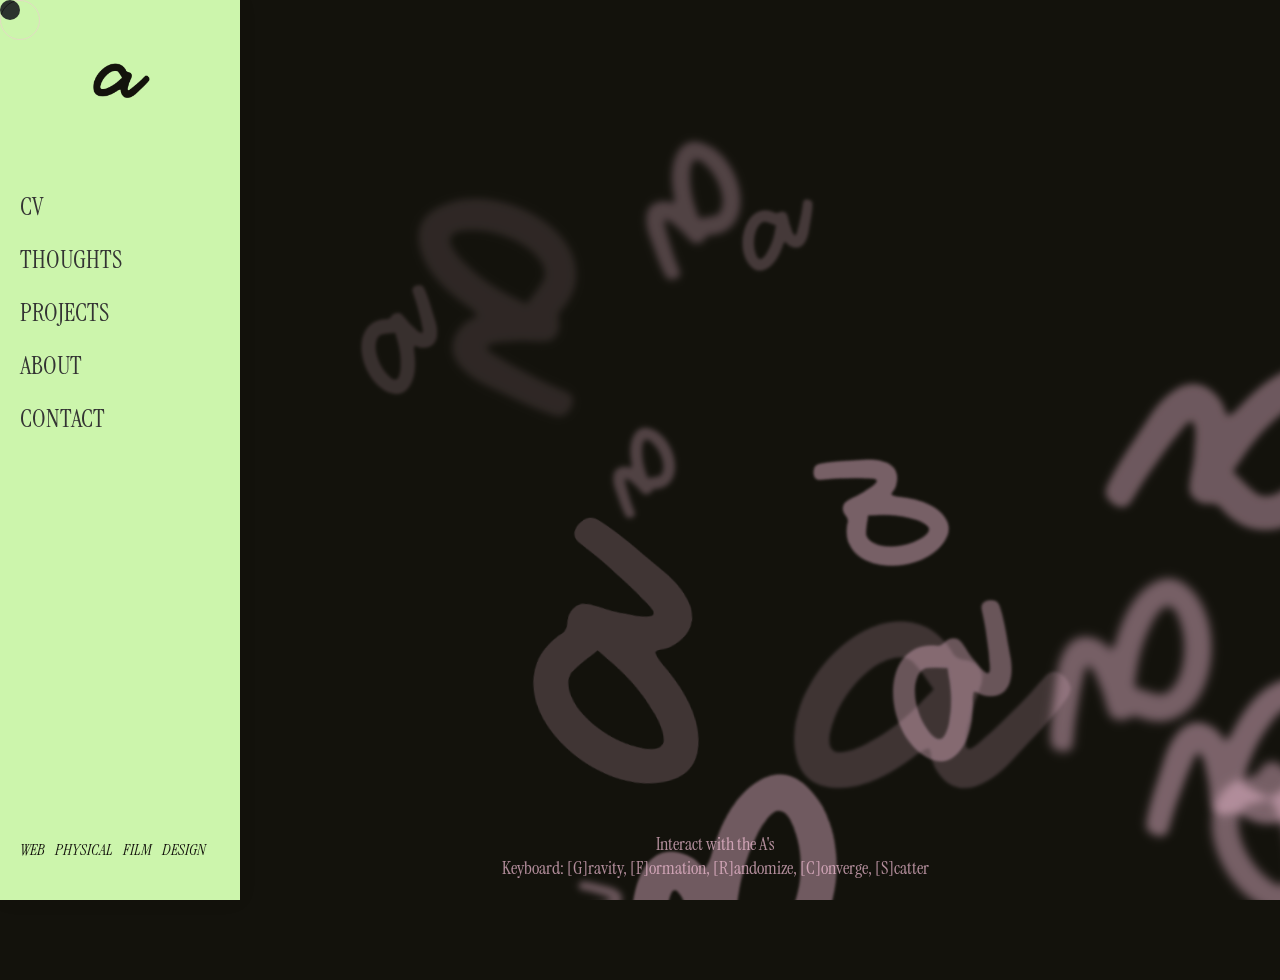
<file: index.html>
<!DOCTYPE html>
<html lang="en">
<head>
    <meta charset="UTF-8">
    <meta name="viewport" content="width=device-width, initial-scale=1.0">
    <link rel="stylesheet" href="style.css">
    <link rel="preconnect" href="https://fonts.googleapis.com">
    <link href="https://fonts.googleapis.com/css2?family=DM+Sans:ital,opsz,wght@0,9..40,100..1000;1,9..40,100..1000&family=Figtree:ital,wght@0,300..900;1,300..900&family=Instrument+Serif:ital@0;1&family=News+Cycle:wght@400;700&family=Urbanist:ital,wght@0,100..900;1,100..900&display=swap" rel="stylesheet">
    <title>Adeliya Portfolio</title>
</head>
<body>
    <!-- custom cursor -->
    <div class="cursor"></div>
    <div class="cursor-follower"></div>

    <!-- mobile menu toggle -->
    <button class="menu-toggle">
        <span></span>
        <span></span>
        <span></span>
    </button>

    <!-- navigation -->
    <nav class="navbar">
        <div>
            <a href="index.html" class="logo"><img src="media/logo.png" alt="logo"></a>
            <div class="nav-links">
                <a href="cv.html" class="nav-link">CV</a>
                <a href="thoughts.html" class="nav-link">THOUGHTS</a>
                <a href="projects.html" class="nav-link">PROJECTS</a>
                <a href="about.html" class="nav-link">ABOUT</a>
                <a href="contact.html" class="nav-link">CONTACT</a>
            </div>
        </div>
        <div class="categories">
            <a href="projects.html?category=web" class="category">WEB</a>
            <a href="projects.html?category=physical" class="category">PHYSICAL</a>
            <a href="projects.html?category=film" class="category">FILM</a>
            <a href="projects.html?category=design" class="category">DESIGN</a>
        </div>
    </nav>

    <!-- letter A container -->
    <div class="letter-container" id="letter-container">
        <!-- letter A elements will be added by JS -->
    </div>

    <!-- glow effects -->
    <div class="glow" id="glow-1"></div>
    <div class="glow" id="glow-2"></div>

    <!-- main content -->
    <main class="main-content">
        <section class="home-content">
            <div class="hero-container">
                <h1 class="section-title">Designing between deadlines and daydreams</h1>
                <p class="short-intro">Hey, I'm Adeliya: part developer, part designer, part storyteller.</p>
            </div>
        </section>
    </main>
    <script src="script.js"></script>
</body>
</html>
</file>
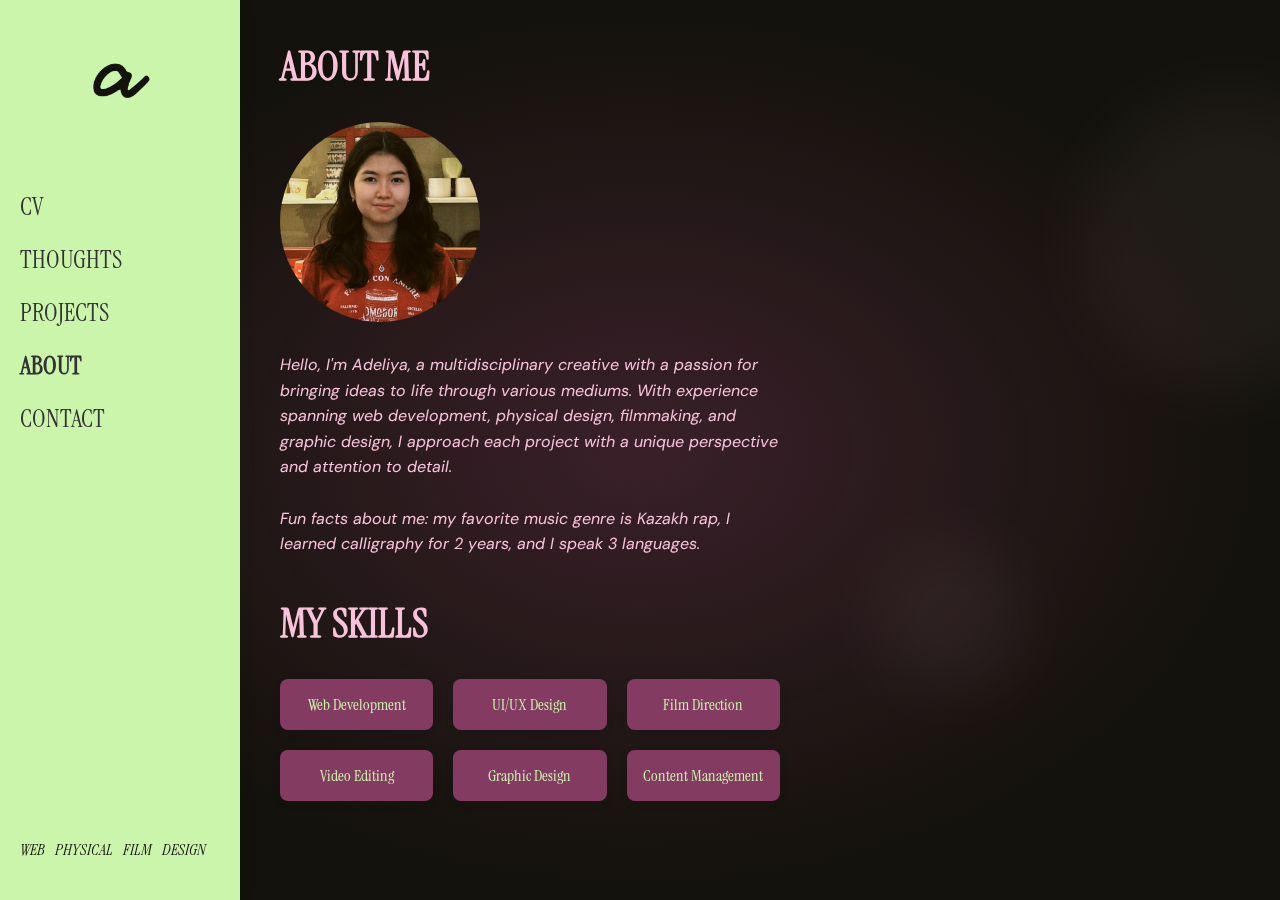
<file: about.html>
<!DOCTYPE html>
<html lang="en">
<head>
    <meta charset="UTF-8">
    <meta name="viewport" content="width=device-width, initial-scale=1.0">
    <link rel="preconnect" href="https://fonts.googleapis.com">
    <link href="https://fonts.googleapis.com/css2?family=DM+Sans:ital,opsz,wght@0,9..40,100..1000;1,9..40,100..1000&family=Figtree:ital,wght@0,300..900;1,300..900&family=Instrument+Serif:ital@0;1&family=News+Cycle:wght@400;700&family=Urbanist:ital,wght@0,100..900;1,100..900&display=swap" rel="stylesheet">
    <title>ADELIYA - About</title>
    <style>
        * {
            margin: 0;
            padding: 0;
            box-sizing: border-box;
        }

        body {
            background-color: #13120C;
            color: #F8C3DA;
        }

                /* Animated Background */
                .bg-animation {
            position: fixed;
            top: 0;
            left: 0;
            width: 100%;
            height: 100%;
            z-index: -1;
            overflow: hidden;
        }
        
        .bg-gradient {
            position: absolute;
            width: 100%;
            height: 100%;
            background: radial-gradient(ellipse at center, rgba(132, 59, 98, 0.5) 0%, rgba(19, 18, 12, 0.2) 70%);
            opacity: 0.7;
            animation: pulse 15s infinite alternate;
        }
        
        .floating-shape {
            position: absolute;
            border-radius: 50%;
            opacity: 0.05;
            filter: blur(30px);
        }
        
        .shape1 {
            width: 300px;
            height: 300px;
            background-color: #F8C3DA;
            top: 10%;
            right: -100px;
            animation: float 30s infinite ease-in-out;
        }
        
        .shape2 {
            width: 200px;
            height: 200px;
            background-color: #CCF5AC;
            bottom: 10%;
            left: -50px;
            animation: float 25s infinite ease-in-out reverse;
        }
        
        .shape3 {
            width: 150px;
            height: 150px;
            background-color: #F8C3DA;
            top: 60%;
            right: 20%;
            animation: float2 40s infinite ease-in-out;
        }
        
        @keyframes float {
            0% { transform: translate(0, 0) rotate(0deg); }
            25% { transform: translate(50px, 50px) rotate(5deg); }
            50% { transform: translate(100px, -30px) rotate(10deg); }
            75% { transform: translate(30px, -50px) rotate(5deg); }
            100% { transform: translate(0, 0) rotate(0deg); }
        }
        
        @keyframes float2 {
            0% { transform: translate(0, 0) rotate(0deg); }
            33% { transform: translate(-70px, 30px) rotate(-5deg); }
            66% { transform: translate(40px, -60px) rotate(-10deg); }
            100% { transform: translate(0, 0) rotate(0deg); }
        }
        
        @keyframes pulse {
            0% { opacity: 0.7; transform: scale(1); }
            50% { opacity: 0.9; transform: scale(1.05); }
            100% { opacity: 0.7; transform: scale(1); }
        }

        /* Navigation Styles */
        .navbar {
            position: fixed;
            left: 0;
            top: 0;
            height: 100vh;
            width: 240px;
            padding: 40px 20px;
            background-color: #CCF5AC;
            display: flex;
            flex-direction: column;
            justify-content: space-between;
            box-shadow: 0 0 20px rgba(0, 0, 0, 0.05);
            z-index: 1000;
            transition: all 0.3s ease;
            font-family: "Instrument Serif", serif;
        }

        .logo img {
            width: 80px; /* or whatever size you prefer */
            height: auto;
            display: block;
            margin-bottom: 10px;
        }        
        .logo {
            display: flex;
            justify-content: center;
            align-items: center;
            margin-bottom: 60px;
        }

        .nav-links {
            display: flex;
            flex-direction: column;
            gap: 20px;
        }

        .nav-link {
            text-decoration: none;
            color: #333;
            font-size: 25px;
            transition: color 0.3s;
        }

        .nav-link:hover {
            color: #843B62;
        }

        .nav-link.active {
            font-weight: bold;
        }

        .categories {
            margin-top: 40px;
            display: flex;
            flex-wrap: wrap;
            gap: 10px;
        }

        .category {
            text-decoration: none;
            color: #13120C;
            font-size: 16px;
            transition: color 0.3s;
            position: relative;
            font-style: italic;
            font-family: "Instrument Serif", serif;
        }
        .category::after {
            content: '';
            position: absolute;
            width: 0;
            height: 1px;
            bottom: -2px;
            left: 0;
            background-color: #843B62;
            transition: width 0.3s;
        }

        /* Main Content */
        .main-content {
            margin-left: 240px;
            padding: 40px;
            min-height: 100vh;
            transition: margin-left 0.3s ease;
        }

        .section {
            margin-bottom: 40px;
        }

        .section-title {
            font-size: 40px;
            margin-bottom: 30px;
            font-family: "Instrument Serif", serif;
        }

        /* About Page Styles */
        .about-content {
            max-width: 800px;
        }

        .about-image {
            width: 200px;
            height: 200px;
            border-radius: 50%;
            background-color: #eee;
            margin-bottom: 30px;
            overflow: hidden;
            position: relative;
            display: flex;
            align-items: center;
            justify-content: center;
        }

        .about-image img{
            width: 220%;
            height: 220%;
            object-fit: cover;
        }

        .about-image::after {
            content: "";
            position: absolute;
            bottom: -10px;
            left: 50%;
            width: 60px;
            height: 2px;
            background-color: #333;
            transform: translateX(-50%);
        }

        .about-bio {
            margin-bottom: 30px;
            line-height: 1.6;
            font-family: "DM Sans", sans-serif;
            max-width: 500px;
        }

        .skills-section {
            margin-top: 40px;
            font-family: "Instrument Serif", serif;
            max-width: 500px;
        }

        .skills-grid {
            display: grid;
            grid-template-columns: repeat(auto-fill, minmax(150px, 1fr));
            gap: 20px;
            margin-top: 20px;
        }

        .skill-item {
            background-color: #843B62;
            border-color: #CCF5AC;
            border-width: 1em;
            padding: 15px;
            border-radius: 8px;
            box-shadow: 0 3px 10px rgba(0, 0, 0, 0.08);
            text-align: center;
            color:#CCF5AC;
        }

        /* Mobile Menu Toggle */
        .menu-toggle {
            display: none;
            position: fixed;
            top: 20px;
            right: 20px;
            z-index: 1001;
            background: none;
            border: none;
            cursor: pointer;
            width: 30px;
            height: 30px;
        }

        .menu-toggle span {
            display: block;
            width: 100%;
            height: 2px;
            background-color: #333;
            margin: 6px 0;
            transition: 0.4s;
        }

        /* Responsive Styles */
        @media (max-width: 992px) {
            .navbar {
                width: 200px;
            }
            .main-content {
                margin-left: 200px;
            }
        }

        @media (max-width: 768px) {
            .navbar {
                transform: translateX(-100%);
                width: 240px;
            }
            .navbar.active {
                transform: translateX(0);
            }
            .main-content {
                margin-left: 0;
                padding: 80px 20px 20px;
            }
            .menu-toggle {
                display: block;
            }
            .menu-toggle.active span:nth-child(1) {
                transform: rotate(-45deg) translate(-5px, 6px);
            }
            .menu-toggle.active span:nth-child(2) {
                opacity: 0;
            }
            .menu-toggle.active span:nth-child(3) {
                transform: rotate(45deg) translate(-5px, -6px);
            }
            
            /* Mobile Navigation - at the top */
            .navbar.mobile {
                transform: translateX(0);
                width: 100%;
                height: auto;
                position: fixed;
                top: 0;
                left: 0;
                flex-direction: row;
                padding: 15px;
                justify-content: space-between;
                align-items: center;
                box-shadow: 0 2px 10px rgba(0, 0, 0, 0.1);
            }
            
            .navbar.mobile .logo {
                margin-bottom: 0;
            }
            
            .navbar.mobile .nav-links {
                position: absolute;
                top: 60px;
                left: 0;
                width: 100%;
                background-color: #fff;
                padding: 20px;
                flex-direction: row;
                justify-content: space-around;
                box-shadow: 0 5px 10px rgba(0, 0, 0, 0.1);
                display: none;
            }
            
            .navbar.mobile.active .nav-links {
                display: flex;
            }
            
            .navbar.mobile .categories {
                display: none;
            }
        }

        @media (max-width: 480px) {
            .skills-grid {
                grid-template-columns: 1fr 1fr;
            }
            
            .navbar.mobile .nav-links {
                flex-direction: column;
                gap: 15px;
                padding: 15px;
            }
        }
    </style>
</head>
<body>
        <!-- Animated Background -->
        <div class="bg-animation">
            <div class="bg-gradient"></div>
            <div class="floating-shape shape1"></div>
            <div class="floating-shape shape2"></div>
            <div class="floating-shape shape3"></div>
        </div>

    <!-- Mobile Menu Toggle -->
    <button class="menu-toggle">
        <span></span>
        <span></span>
        <span></span>
    </button>

    <!-- Navigation -->
    <nav class="navbar">
        <div>
            <a href="index.html" class="logo"><img src="media/logo.png" alt="logo"></a>
            <div class="nav-links">
                <a href="cv.html" class="nav-link">CV</a>
                <a href="thoughts.html" class="nav-link">THOUGHTS</a>
                <a href="projects.html" class="nav-link">PROJECTS</a>
                <a href="about.html" class="nav-link">ABOUT</a>
                <a href="contact.html" class="nav-link">CONTACT</a>
            </div>
        </div>
        <div class="categories">
            <a href="projects.html?category=web" class="category">WEB</a>
            <a href="projects.html?category=physical" class="category">PHYSICAL</a>
            <a href="projects.html?category=film" class="category">FILM</a>
            <a href="projects.html?category=design" class="category">DESIGN</a>
        </div>
    </nav>

    <!-- ABOUT PAGE CONTENT -->
    <!-- Main Content -->
    <main class="main-content">
        <section class="about-content">
            <h1 class="section-title">ABOUT ME</h1>
            
            <div class="about-image">
                <img src="media/adeliya.jpg" alt="adeliya">
            </div>
            
            <div class="about-bio">
                <p style="font-style: italic;">Hello, I'm Adeliya, a multidisciplinary creative with a passion for bringing ideas to life through various mediums. With experience spanning web development, physical design, filmmaking, and graphic design, I approach each project with a unique perspective and attention to detail.</p>
                <br>
                <p style="font-style: italic;">Fun facts about me: my favorite music genre is Kazakh rap, I learned calligraphy for 2 years, and I speak 3 languages.</p>
            </div>
            
            <div class="skills-section">
                <h2 class="section-title">MY SKILLS</h2>
                <div class="skills-grid">
                    <div class="skill-item">Web Development</div>
                    <div class="skill-item">UI/UX Design</div>
                    <div class="skill-item">Film Direction</div>
                    <div class="skill-item">Video Editing</div>
                    <div class="skill-item">Graphic Design</div>
                    <div class="skill-item">Content Management</div>
                </div>
            </div>
        </section>
    </main>

    <script>
        // Mobile menu toggle
        const menuToggle = document.querySelector('.menu-toggle');
        const navbar = document.querySelector('.navbar');
        
        // Check window width and apply appropriate classes
        function checkWindowSize() {
            if (window.innerWidth <= 768) {
                navbar.classList.add('mobile');
            } else {
                navbar.classList.remove('mobile');
                navbar.classList.remove('active');
                menuToggle.classList.remove('active');
            }
        }
        
        // Run on page load
        checkWindowSize();
        
        // Run on window resize
        window.addEventListener('resize', checkWindowSize);
        
        // Toggle menu on click
        menuToggle.addEventListener('click', () => {
            navbar.classList.toggle('active');
            menuToggle.classList.toggle('active');
        });
        
        // Close menu when clicking on a link (mobile)
        document.querySelectorAll('.nav-link').forEach(link => {
            link.addEventListener('click', () => {
                if (window.innerWidth <= 768) {
                    navbar.classList.remove('active');
                    menuToggle.classList.remove('active');
                }
            });
        });
        
        // Highlight current page in navigation
        document.addEventListener('DOMContentLoaded', () => {
            const currentPage = window.location.pathname.split('/').pop();
            document.querySelectorAll('.nav-link').forEach(link => {
                if (link.getAttribute('href') === currentPage) {
                    link.classList.add('active');
                }
                initImageClick();
            });
        });
        function initImageClick() {
            const aboutImage = document.querySelector('.about-image');
            aboutImage.addEventListener('click', function() {
                this.style.transform = 'scale(1.1)';
                setTimeout(() => {
                    this.style.transform = 'scale(1.05)';
                }, 200);
            });
        }
    </script>
</body>
</html>
</file>
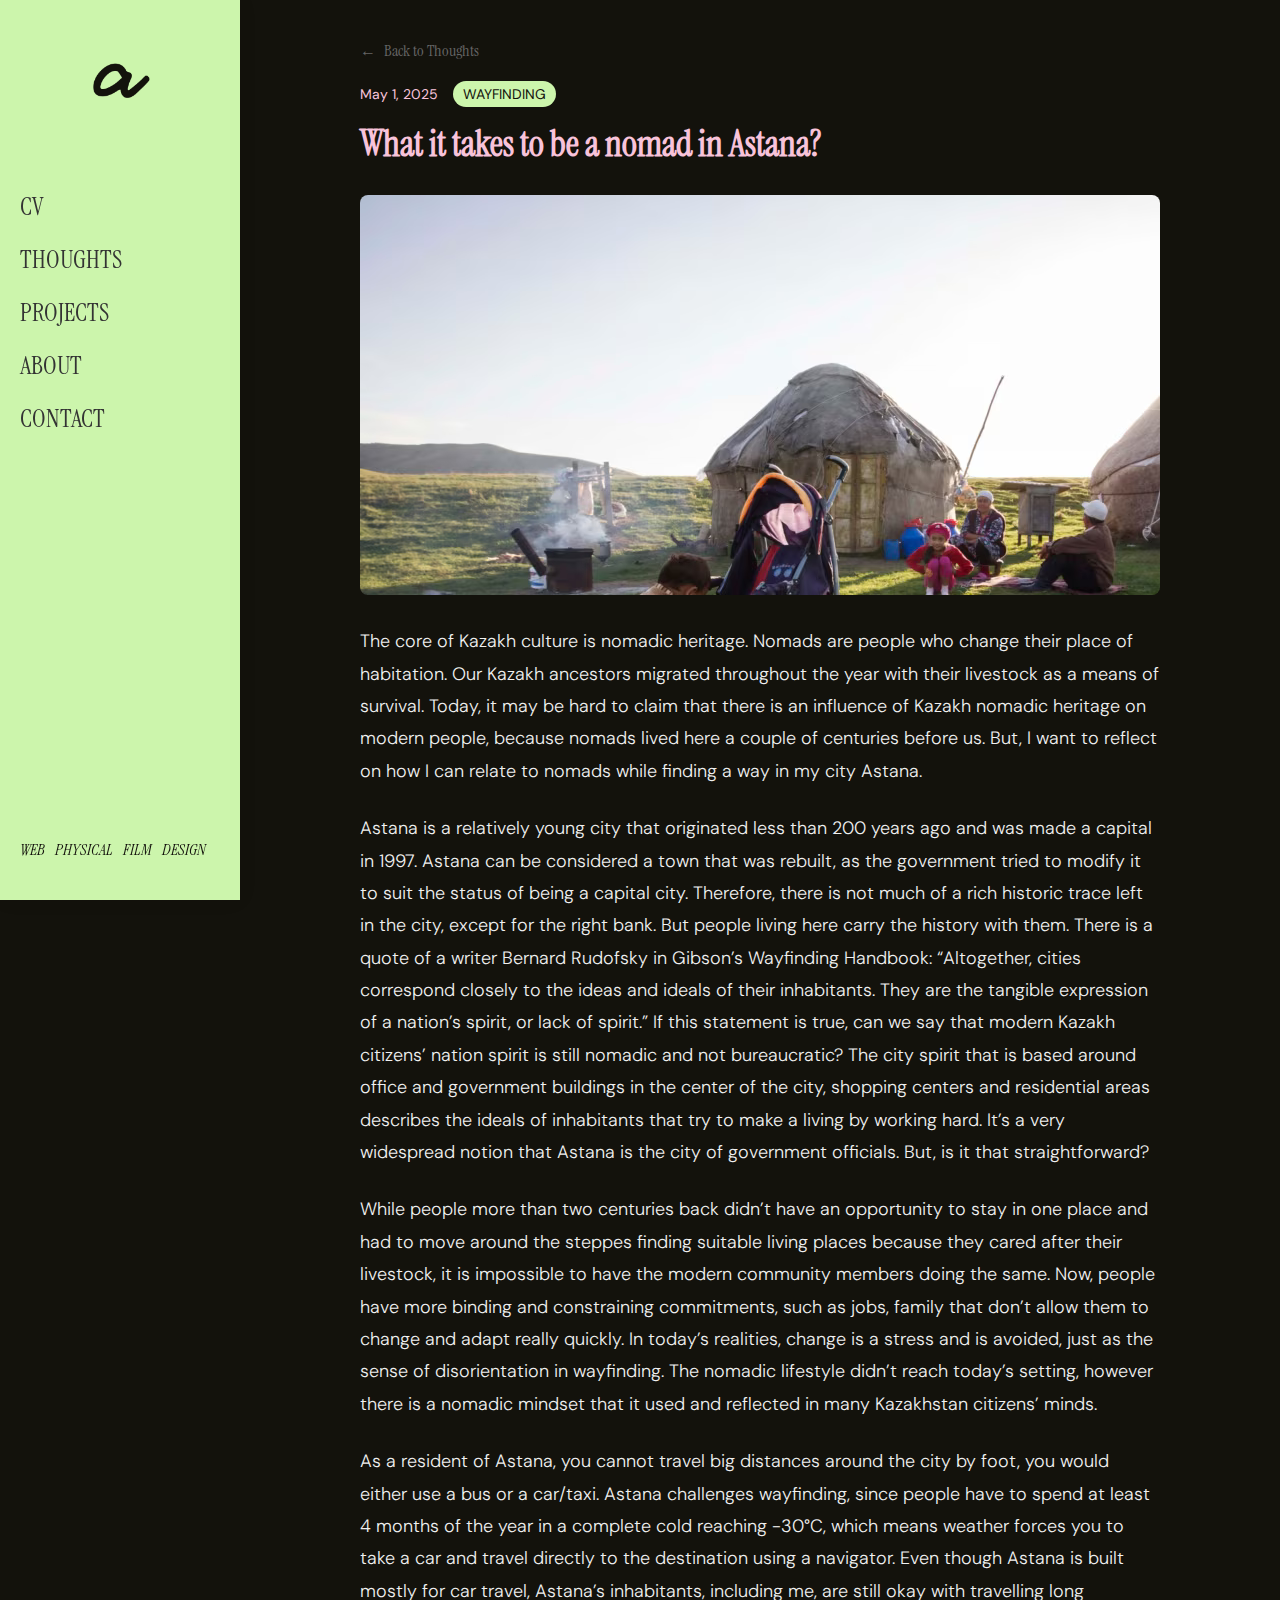
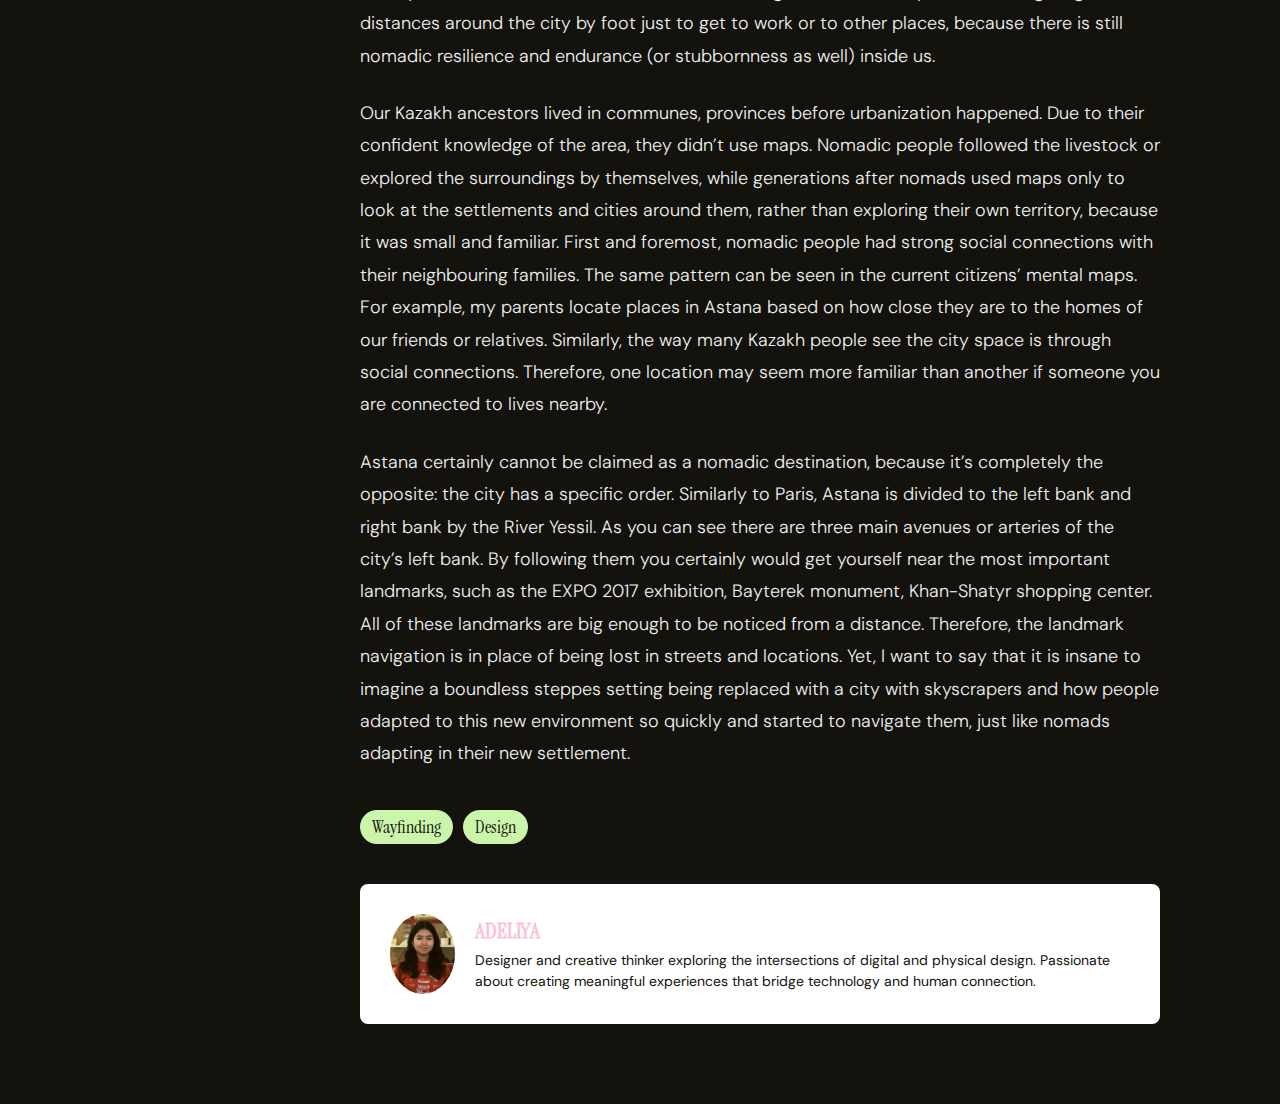
<file: blog-evolution-of-web-design.html>
<!DOCTYPE html>
<html lang="en">
<head>
    <meta charset="UTF-8">
    <meta name="viewport" content="width=device-width, initial-scale=1.0">
    <link rel="preconnect" href="https://fonts.googleapis.com">
    <link href="https://fonts.googleapis.com/css2?family=DM+Sans:ital,opsz,wght@0,9..40,100..1000;1,9..40,100..1000&family=Figtree:ital,wght@0,300..900;1,300..900&family=Instrument+Serif:ital@0;1&family=News+Cycle:wght@400;700&family=Urbanist:ital,wght@0,100..900;1,100..900&display=swap" rel="stylesheet">
    <title>The Evolution of Web Design</title>
    <style>
        * {
            margin: 0;
            padding: 0;
            box-sizing: border-box;
        }

        body {
            background-color: #13120C;
            color: #F8C3DA;
        }

        /* Navigation Styles */
        .navbar {
            position: fixed;
            left: 0;
            top: 0;
            height: 100vh;
            width: 240px;
            padding: 40px 20px;
            background-color: #CCF5AC;
            display: flex;
            flex-direction: column;
            justify-content: space-between;
            box-shadow: 0 0 20px rgba(0, 0, 0, 0.05);
            z-index: 1000;
            transition: all 0.3s ease;
            font-family: "Instrument Serif", serif;
        }

        .logo img {
            width: 80px; 
            height: auto;
            display: block;
            margin-bottom: 10px;
        }        
        .logo {
            display: flex;
            justify-content: center;
            align-items: center;
            margin-bottom: 60px;
        }

        .nav-links {
            display: flex;
            flex-direction: column;
            gap: 20px;
        }

        .nav-link {
            text-decoration: none;
            color: #333;
            font-size: 25px;
            transition: color 0.3s;
        }

        .nav-link:hover {
            color: #843B62;
        }

        .nav-link.active {
            font-weight: bold;
        }

        .categories {
            margin-top: 40px;
            display: flex;
            flex-wrap: wrap;
            gap: 10px;
        }

        .category {
            text-decoration: none;
            color: #13120C;
            font-size: 16px;
            transition: color 0.3s;
            position: relative;
            font-style: italic;
            font-family: "Instrument Serif", serif;
        }
        .category::after {
            content: '';
            position: absolute;
            width: 0;
            height: 1px;
            bottom: -2px;
            left: 0;
            background-color: #843B62;
            transition: width 0.3s;
        }

        /* Main Content */
        .main-content {
            margin-left: 240px;
            padding: 40px;
            min-height: 100vh;
            transition: margin-left 0.3s ease;
        }

        /* Blog Post Styles */
        .blog-post {
            max-width: 800px;
            margin: 0 auto;
            font-family: "Instrument Serif", serif;
        }

        .post-header {
            margin-bottom: 30px;
        }

        .post-meta {
            display: flex;
            align-items: center;
            margin-bottom: 15px;
            color: #666;
            font-size: 14px;
            font-family: "DM Sans", sans-serif;
        }

        .post-date {
            margin-right: 15px;
            color: #F8C3DA;
        }

        .post-category {
            display: inline-block;
            background-color: #CCF5AC;
            color: #13120C;
            padding: 4px 10px;
            border-radius: 20px;
            font-size: 14px;
            text-transform: uppercase;
        }

        .post-title {
            font-size: 36px;
            line-height: 1.2;
            margin-bottom: 20px;
        }

        .post-featured-img {
            width: 100%;
            height: 400px;
            background-color: #eee;
            margin-bottom: 30px;
            border-radius: 8px;
            overflow: hidden;
        }

        .post-content {
            line-height: 1.8;
            color: #f0f0f0;
            font-size: 18px;
            font-family: "DM Sans", sans-serif;
            font-weight: 300;
        }

        .post-content p {
            margin-bottom: 25px;
        }

        .post-content h2 {
            font-size: 28px;
            margin: 40px 0 20px;
        }

        .post-content h3 {
            font-size: 24px;
            margin: 30px 0 15px;
        }

        .post-content blockquote {
            margin: 30px 0;
            padding: 20px 30px;
            border-left: 4px solid #333;
            background-color: #f0f0f0;
            font-style: italic;
        }

        .post-content ul, .post-content ol {
            margin: 20px 0 20px 20px;
        }

        .post-content li {
            margin-bottom: 10px;
        }

        .post-tags {
            display: flex;
            flex-wrap: wrap;
            gap: 10px;
            margin: 40px 0;
        }

        .post-tag {
            background-color: #CCF5AC;
            padding: 5px 12px;
            border-radius: 20px;
            font-size: 18px;
            color: #13120C;
            text-decoration: none;
            transition: background-color 0.3s;
        }

        .post-tag:hover {
            background-color: #e0e0e0;
        }

        /* Author Section */
        .post-author {
            display: flex;
            align-items: center;
            padding: 30px;
            margin: 40px 0;
            background-color: #fff;
            border-radius: 8px;
            box-shadow: 0 5px 15px rgba(0, 0, 0, 0.05);
        }

        .author-img {
    width: 120px;
    height: 80px;
    border-radius: 50%;
    overflow: hidden;
    margin-right: 20px;
    background-color: #eee;
    display: flex;
    align-items: center;
    justify-content: center;
}

.author-img img {
    width: 200%;
    height: 200%;
    object-fit: cover;
}


        .author-info h4 {
            font-size: 22px;
            margin-bottom: 5px;
        }

        .author-bio {
            color: #13120C;
            font-size: 14px;
            line-height: 1.5;
            font-family: "DM Sans", sans-serif;
        }

        /* Back to Top Button */
        .back-to-top {
            position: fixed;
            bottom: 30px;
            right: 30px;
            width: 50px;
            height: 50px;
            background-color: #333;
            color: #fff;
            border-radius: 50%;
            display: flex;
            align-items: center;
            justify-content: center;
            text-decoration: none;
            font-size: 24px;
            box-shadow: 0 5px 15px rgba(0, 0, 0, 0.1);
            opacity: 0;
            visibility: hidden;
            transition: all 0.3s;
        }

        .back-to-top.visible {
            opacity: 1;
            visibility: visible;
        }

        .go-back-link {
            display: inline-flex;
            align-items: center;
            margin-bottom: 20px;
            color: #666;
            text-decoration: none;
            font-size: 16px;
            transition: color 0.3s;
        }

        .go-back-link:hover {
            color: #CCF5AC;
        }

        .go-back-icon {
            margin-right: 8px;
        }

        /* Mobile Menu Toggle */
        .menu-toggle {
            display: none;
            position: fixed;
            top: 20px;
            right: 20px;
            z-index: 1001;
            background: none;
            border: none;
            cursor: pointer;
            width: 30px;
            height: 30px;
        }

        .menu-toggle span {
            display: block;
            width: 100%;
            height: 2px;
            background-color: #333;
            margin: 6px 0;
            transition: 0.4s;
        }

        /* Responsive Styles */
        @media (max-width: 992px) {
            .navbar {
                width: 200px;
            }
            .main-content {
                margin-left: 200px;
            }
            .related-posts-grid {
                grid-template-columns: repeat(2, 1fr);
            }
        }

        @media (max-width: 768px) {
            .navbar {
                transform: translateX(-100%);
                width: 240px;
            }
            .navbar.active {
                transform: translateX(0);
            }
            .main-content {
                margin-left: 0;
                padding: 80px 20px 20px;
            }
            .menu-toggle {
                display: block;
            }
            .menu-toggle.active span:nth-child(1) {
                transform: rotate(-45deg) translate(-5px, 6px);
            }
            .menu-toggle.active span:nth-child(2) {
                opacity: 0;
            }
            .menu-toggle.active span:nth-child(3) {
                transform: rotate(45deg) translate(-5px, -6px);
            }
            
            /* Mobile Navigation - at the top */
            .navbar.mobile {
                transform: translateX(0);
                width: 100%;
                height: auto;
                position: fixed;
                top: 0;
                left: 0;
                flex-direction: row;
                padding: 15px;
                justify-content: space-between;
                align-items: center;
                box-shadow: 0 2px 10px rgba(0, 0, 0, 0.1);
            }
            
            .navbar.mobile .logo {
                margin-bottom: 0;
            }
            
            .navbar.mobile .nav-links {
                position: absolute;
                top: 60px;
                left: 0;
                width: 100%;
                background-color: #fff;
                padding: 20px;
                flex-direction: row;
                justify-content: space-around;
                box-shadow: 0 5px 10px rgba(0, 0, 0, 0.1);
                display: none;
            }
            
            .navbar.mobile.active .nav-links {
                display: flex;
            }
            
            .navbar.mobile .categories {
                display: none;
            }
        }

        @media (max-width: 576px) {
            .related-posts-grid {
                grid-template-columns: 1fr;
            }
            
            .post-title {
                font-size: 28px;
            }
            
            .navbar.mobile .nav-links {
                flex-direction: column;
                gap: 15px;
                padding: 15px;
            }
            
            .post-author {
                flex-direction: column;
                text-align: center;
            }
            
            .author-img {
                margin: 0 0 15px 0;
            }
        }
    </style>
</head>
<body>
    <!-- Mobile Menu Toggle -->
    <button class="menu-toggle">
        <span></span>
        <span></span>
        <span></span>
    </button>

    <!-- Navigation -->
    <nav class="navbar">
        <div>
            <a href="index.html" class="logo"><img src="media/logo.png" alt="logo"></a>
            <div class="nav-links">
                <a href="cv.html" class="nav-link">CV</a>
                <a href="thoughts.html" class="nav-link">THOUGHTS</a>
                <a href="projects.html" class="nav-link">PROJECTS</a>
                <a href="about.html" class="nav-link">ABOUT</a>
                <a href="contact.html" class="nav-link">CONTACT</a>
            </div>
        </div>
        <div class="categories">
            <a href="projects.html?category=web" class="category">WEB</a>
            <a href="projects.html?category=physical" class="category">PHYSICAL</a>
            <a href="projects.html?category=film" class="category">FILM</a>
            <a href="projects.html?category=design" class="category">DESIGN</a>
        </div>
    </nav>

    <!-- Main Content -->
    <main class="main-content">
        <article class="blog-post">
            <a href="thoughts.html" class="go-back-link">
                <span class="go-back-icon">←</span> Back to Thoughts
            </a>
            
            <header class="post-header">
                <div class="post-meta">
                    <span class="post-date">May 1, 2025</span>
                    <span class="post-category">Wayfinding</span>
                </div>
                <h1 class="post-title">What it takes to be a nomad in Astana?</h1>
            </header>
            
            <div class="post-featured-img">
                <img src="media/nomad.png" alt="nomad">
            </div>
            
            <div class="post-content">
                <p>The core of Kazakh culture is nomadic heritage. Nomads are people who change their place of habitation. Our Kazakh ancestors migrated throughout the year with their livestock as a means of survival. Today, it may be hard to claim that there is an influence of Kazakh nomadic heritage on modern people, because nomads lived here a couple of centuries before us. But, I want to reflect on how I can relate to nomads while finding a way in my city Astana.</p>
                <p>Astana is a relatively young city that originated less than 200 years ago and was made a capital in 1997. Astana can be considered a town that was rebuilt, as the government tried to modify it to suit the status of being a capital city. Therefore, there is not much of a rich historic trace left in the city, except for the right bank. But people living here carry the history with them. There is a quote of a writer Bernard Rudofsky in Gibson’s Wayfinding Handbook: “Altogether, cities correspond closely to the ideas and ideals of their inhabitants. They are the tangible expression of a nation’s spirit, or lack of spirit.” If this statement is true, can we say that modern Kazakh citizens’ nation spirit is still nomadic and not bureaucratic? The city spirit that is based around office and government buildings in the center of the city, shopping centers and residential areas describes the ideals of inhabitants that try to make a living by working hard. It’s a very widespread notion that Astana is the city of government officials. But, is it that straightforward?</p>
                <p>While people more than two centuries back didn’t have an opportunity to stay in one place and had to move around the steppes finding suitable living places because they cared after their livestock, it is impossible to have the modern community members doing the same. Now, people have more binding and constraining commitments, such as jobs, family that don’t allow them to change and adapt really quickly. In today’s realities, change is a stress and is avoided, just as the sense of disorientation in wayfinding. The nomadic lifestyle didn’t reach today’s setting, however there is a nomadic mindset that it used and reflected in many Kazakhstan citizens’ minds.</p>
                <p>As a resident of Astana, you cannot travel big distances around the city by foot, you would either use a bus or a car/taxi. Astana challenges wayfinding, since people have to spend at least 4 months of the year in a complete cold reaching -30°C, which means weather forces you to take a car and travel directly to the destination using a navigator. Even though Astana is built mostly for car travel, Astana’s inhabitants, including me, are still okay with travelling long distances around the city by foot just to get to work or to other places, because there is still nomadic resilience and endurance (or stubbornness as well) inside us.</p>
                <p>Our Kazakh ancestors lived in communes, provinces before urbanization happened. Due to their confident knowledge of the area, they didn’t use maps. Nomadic people followed the livestock or explored the surroundings by themselves, while generations after nomads used maps only to look at the settlements and cities around them, rather than exploring their own territory, because it was small and familiar. First and foremost, nomadic people had strong social connections with their neighbouring families. The same pattern can be seen in the current citizens’ mental maps. For example, my parents locate places in Astana based on how close they are to the homes of our friends or relatives. Similarly, the way many Kazakh people see the city space is through social connections. Therefore, one location may seem more familiar than another if someone you are connected to lives nearby.</p>
                <p>Astana certainly cannot be claimed as a nomadic destination, because it’s completely the opposite: the city has a specific order. Similarly to Paris, Astana is divided to the left bank and right bank by the River Yessil. As you can see there are three main avenues or arteries of the city’s left bank. By following them you certainly would get yourself near the most important landmarks, such as the EXPO 2017 exhibition, Bayterek monument, Khan-Shatyr shopping center. All of these landmarks are big enough to be noticed from a distance. Therefore, the landmark navigation is in place of being lost in streets and locations. Yet, I want to say that it is insane to imagine a boundless steppes setting being replaced with a city with skyscrapers and how people adapted to this new environment so quickly and started to navigate them, just like nomads adapting in their new settlement.</p>
            </div>
            
            <div class="post-tags">
                <a href="#" class="post-tag">Wayfinding</a>
                <a href="#" class="post-tag">Design</a>
            </div>
            
            <div class="post-author">
                <div class="author-img">
                    <img src="media/adeliya.jpg" alt="adeliya">
                </div>
                <div class="author-info">
                    <h4>ADELIYA</h4>
                    <p class="author-bio">Designer and creative thinker exploring the intersections of digital and physical design. Passionate about creating meaningful experiences that bridge technology and human connection.</p>
                </div>
            </div>
            
        </article>
    </main>
    
    <a href="blog-evolution-of-web-design.html" class="back-to-top">↑</a>

    <script>
    // Mobile menu toggle
    const menuToggle = document.querySelector('.menu-toggle');
    const navbar = document.querySelector('.navbar');
    
    // Check window width and apply appropriate classes
    function checkWindowSize() {
        if (window.innerWidth <= 768) {
            navbar.classList.add('mobile');
        } else {
            navbar.classList.remove('mobile');
            navbar.classList.remove('active');
            menuToggle.classList.remove('active');
        }
    }
    
    // Run on page load
    checkWindowSize();
    
    // Run on window resize
    window.addEventListener('resize', checkWindowSize);
    
    // Toggle menu on click
    menuToggle.addEventListener('click', () => {
        navbar.classList.toggle('active');
        menuToggle.classList.toggle('active');
    });
    
    // Close menu when clicking on a link (mobile)
    document.querySelectorAll('.nav-link').forEach(link => {
        link.addEventListener('click', () => {
            if (window.innerWidth <= 768) {
                navbar.classList.remove('active');
                menuToggle.classList.remove('active');
            }
        });
    });
    
    // Back to top button
    const backToTopButton = document.querySelector('.back-to-top');
    
    window.addEventListener('scroll', () => {
        if (window.pageYOffset > 300) {
            backToTopButton.classList.add('visible');
        } else {
            backToTopButton.classList.remove('visible');
        }
    });
    
    backToTopButton.addEventListener('click', (e) => {
        e.preventDefault();
        window.scrollTo({
            top: 0,
            behavior: 'smooth'
        });
    });
    
    // Highlight current page in navigation
    document.addEventListener('DOMContentLoaded', () => {
        const currentPage = window.location.pathname.split('/').pop();
        document.querySelectorAll('.nav-link').forEach(link => {
            if (link.getAttribute('href') === currentPage) {
                link.classList.add('active');
            }
        });
    });
    </script>
</body>
</html>
</file>
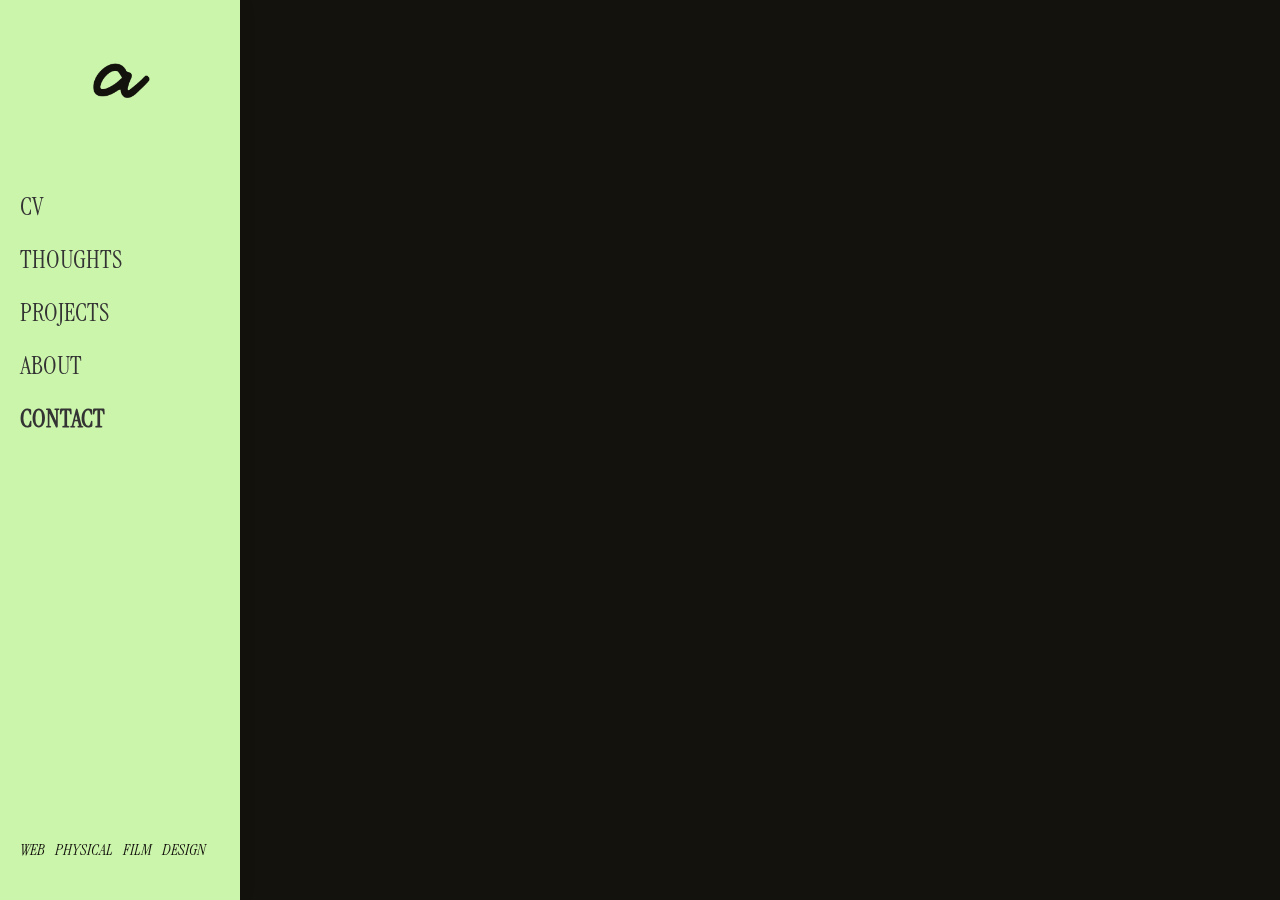
<file: contact.html>
<!DOCTYPE html>
<html lang="en">
<head>
    <meta charset="UTF-8">
    <meta name="viewport" content="width=device-width, initial-scale=1.0">
    <link rel="preconnect" href="https://fonts.googleapis.com">
    <link href="https://fonts.googleapis.com/css2?family=Instrument+Serif:ital@0;1&family=Urbanist:ital,wght@0,100..900;1,100..900&display=swap" rel="stylesheet">
    <title>ADELIYA - Contact</title>
    <!-- Same CSS as above -->
    <style>
        * {
            margin: 0;
            padding: 0;
            box-sizing: border-box;
            font-family: "Instrument Serif", serif;
        }

        body {
            background-color: #13120C;
            color: #F8C3DA;
        }

        /* Navigation Styles */
        .navbar {
            position: fixed;
            left: 0;
            top: 0;
            height: 100vh;
            width: 240px;
            padding: 40px 20px;
            background-color: #CCF5AC;
            display: flex;
            flex-direction: column;
            justify-content: space-between;
            box-shadow: 0 0 20px rgba(0, 0, 0, 0.05);
            z-index: 1000;
            transition: all 0.3s ease;
        }

        .logo img {
            width: 80px; /* or whatever size you prefer */
            height: auto;
            display: block;
            margin-bottom: 10px;
        }        
        .logo {
            display: flex;
            justify-content: center;
            align-items: center;
            margin-bottom: 60px;
        }

        .nav-links {
            display: flex;
            flex-direction: column;
            gap: 20px;
        }

        .nav-link {
            text-decoration: none;
            color: #333;
            font-size: 25px;
            transition: color 0.3s;
        }

        .nav-link:hover {
            color: #843B62;
        }

        .nav-link.active {
            font-weight: bold;
        }

        .categories {
            margin-top: 40px;
            display: flex;
            flex-wrap: wrap;
            gap: 10px;
        }

        .category {
            text-decoration: none;
            color: #13120C;
            font-size: 16px;
            transition: color 0.3s;
            position: relative;
            font-style: italic;
        }
        .category::after {
            content: '';
            position: absolute;
            width: 0;
            height: 1px;
            bottom: -2px;
            left: 0;
            background-color: #843B62;
            transition: width 0.3s;
        }

/* Main Content */
.main-content {
            margin-left: 240px;
            padding: 0;
            min-height: 100vh;
            transition: margin-left 0.3s ease;
            display: flex;
            flex-direction: column;
            justify-content: center;
            align-items: center;
            position: relative;
            overflow: hidden;
        }

        /* Contact Page Styles */
        .hero-section {
            height: 100vh;
            width: 100%;
            display: flex;
            flex-direction: column;
            justify-content: center;
            align-items: center;
            position: relative;
            overflow: hidden;
            padding: 0 40px;
        }

        .hero-text {
            font-size: 100px;
            font-weight: bold;
            line-height: 1.1;
            letter-spacing: -0.02em;
            text-align: center;
            position: relative;
            z-index: 2;
            opacity: 0;
            transform: translateY(50px);
            animation: fadeInUp 1s forwards 0.5s;
            margin-top: 50px;
            margin-bottom: 50px;
        }

        @keyframes fadeInUp {
            to {
                opacity: 1;
                transform: translateY(0);
            }
        }

        .dynamic-text {
            color: #CCF5AC;
            position: relative;
            display: inline-block;
        }

        .dynamic-text::after {
            content: '';
            position: absolute;
            right: -10px;
            top: 10px;
            height: 80%;
            width: 3px;
            background-color: #CCF5AC;
            animation: blink 0.7s infinite;
        }

        @keyframes blink {
            0%, 100% { opacity: 1; }
            50% { opacity: 0; }
        }

        .scroll-indicator {
            position: absolute;
            bottom: 40px;
            left: 50%;
            transform: translateX(-50%);
            animation: bounce 2s infinite;
            color: #F8C3DA;
            font-size: 16px;
            letter-spacing: 1px;
            display: flex;
            flex-direction: column;
            align-items: center;
            gap: 10px;
            z-index: 5;
        }

        .scroll-indicator::after {
            content: '↓';
            font-size: 24px;
        }

        @keyframes bounce {
            0%, 20%, 50%, 80%, 100% {
                transform: translateY(0) translateX(-50%);
            }
            40% {
                transform: translateY(-20px) translateX(-50%);
            }
            60% {
                transform: translateY(-10px) translateX(-50%);
            }
        }

        /* Background elements */
        .background-circle {
            position: absolute;
            border-radius: 50%;
            opacity: 0.2;
            filter: blur(60px);
            z-index: 1;
            animation: float 10s infinite alternate ease-in-out;
        }

        .circle-1 {
            width: 400px;
            height: 400px;
            background-color: #CCF5AC;
            top: -100px;
            right: -100px;
            animation-delay: 0s;
        }

        .circle-2 {
            width: 300px;
            height: 300px;
            background-color: #843B62;
            bottom: -50px;
            left: 10%;
            animation-delay: -2s;
        }

        .circle-3 {
            width: 200px;
            height: 200px;
            background-color: #F8C3DA;
            top: 30%;
            left: 20%;
            animation-delay: -4s;
        }

        @keyframes float {
            0% {
                transform: translate(0, 0) scale(1);
            }
            100% {
                transform: translate(40px, 40px) scale(1.2);
            }
        }

        /* Contact Content */
        .contact-section {
            width: 100%;
            min-height: 100vh;
            display: flex;
            align-items: center;
            justify-content: center;
            position: relative;
            overflow: hidden;
            padding: 40px;
        }

        .contact-content {
            width: 100%;
            max-width: 1200px;
            display: flex;
            flex-direction: column;
            align-items: center;
            z-index: 2;
        }

        .contact-heading {
            font-size: 3rem;
            margin-bottom: 60px;
            text-align: center;
            position: relative;
            opacity: 0;
            transform: translateY(30px);
            animation: revealHeading 0.8s forwards;
        }

        @keyframes revealHeading {
            to {
                opacity: 1;
                transform: translateY(0);
            }
        }

        .contact-grid {
            width: 100%;
            display: grid;
            grid-template-columns: repeat(auto-fit, minmax(400px, 1fr));
            gap: 30px;
            perspective: 1000px;
        }

        .contact-item {
            padding: 30px;
            border-radius: 15px;
            background: rgba(19, 18, 12, 0.8);
            border: 1px solid rgba(204, 245, 172, 0.2);
            backdrop-filter: blur(10px);
            display: flex;
            flex-direction: column;
            align-items: center;
            text-align: center;
            transition: all 0.5s ease;
            transform-style: preserve-3d;
            transform: rotateX(10deg) rotateY(10deg);
            box-shadow: 0 15px 35px rgba(0, 0, 0, 0.3);
            opacity: 0;
            animation: fadeIn 0.8s forwards;
        }

        .contact-item:nth-child(1) {
            animation-delay: 0.2s;
        }

        .contact-item:nth-child(2) {
            animation-delay: 0.4s;
        }

        .contact-item:nth-child(3) {
            animation-delay: 0.6s;
        }

        @keyframes fadeIn {
            to {
                opacity: 1;
                transform: rotateX(0) rotateY(0);
            }
        }

        .contact-item:hover {
            transform: translateY(-20px) scale(1.05);
            box-shadow: 0 25px 50px rgba(0, 0, 0, 0.5);
            z-index: 10;
            border-color: #CCF5AC;
        }

        .contact-icon {
            width: 80px;
            height: 80px;
            display: flex;
            align-items: center;
            justify-content: center;
            font-size: 36px;
            margin-bottom: 20px;
            color: #CCF5AC;
            background: rgba(0, 0, 0, 0.2);
            border-radius: 50%;
            transition: all 0.3s ease;
        }

        .contact-item:hover .contact-icon {
            transform: scale(1.2) rotate(360deg);
            background: #CCF5AC;
            color: #13120C;
        }

        .contact-text {
            line-height: 1.6;
            font-size: 18px;
        }

        .contact-label {
            font-weight: bold;
            margin-bottom: 10px;
            color: #F8C3DA;
            font-size: 24px;
        }

        .contact-value {
            color: #CCF5AC;
            font-size: 18px;
            word-break: break-word;
        }

        .social-media {
            display: flex;
            gap: 20px;
            margin-top: 50px;
            justify-content: center;
            flex-wrap: wrap;
            margin-bottom: 50px;
        }

        .social-icon {
            width: 60px;
            height: 60px;
            display: flex;
            align-items: center;
            justify-content: center;
            font-size: 22px;
            color: #13120C;
            background: #CCF5AC;
            border-radius: 50%;
            text-decoration: none;
            transition: all 0.5s ease;
            position: relative;
            overflow: hidden;
            z-index: 1;
            opacity: 0;
            transform: scale(0);
            animation: popIn 0.5s forwards;
        }

        @keyframes popIn {
            to {
                opacity: 1;
                transform: scale(1);
            }
        }

        .social-icon:nth-child(1) { animation-delay: 0.8s; }
        .social-icon:nth-child(2) { animation-delay: 0.9s; }
        .social-icon:nth-child(3) { animation-delay: 1.0s; }
        .social-icon:nth-child(4) { animation-delay: 1.1s; }
        .social-icon:nth-child(5) { animation-delay: 1.2s; }

        .social-icon::before {
            content: '';
            position: absolute;
            top: 0;
            left: 0;
            width: 100%;
            height: 100%;
            background: #F8C3DA;
            z-index: -1;
            transform: translateY(100%);
            transition: transform 0.5s ease;
        }

        .social-icon:hover::before {
            transform: translateY(0);
        }

        .social-icon:hover {
            transform: translateY(-10px) rotate(10deg);
            box-shadow: 0 10px 20px rgba(0, 0, 0, 0.3);
        }

        /* Mobile Menu Toggle */
        .menu-toggle {
            display: none;
            position: fixed;
            top: 20px;
            right: 20px;
            z-index: 1001;
            background: none;
            border: none;
            cursor: pointer;
            width: 30px;
            height: 30px;
        }

        .menu-toggle span {
            display: block;
            width: 100%;
            height: 2px;
            background-color: #F8C3DA;
            margin: 6px 0;
            transition: 0.4s;
        }

        /* Responsive Styles */
        @media (max-width: 992px) {
            .navbar {
                width: 200px;
            }
            .main-content {
                margin-left: 200px;
            }
            .hero-text {
                font-size: 4rem;
            }
            .contact-container {
                grid-template-columns: 1fr;
            }
        }

        @media (max-width: 768px) {
            .navbar {
                transform: translateX(-100%);
                width: 240px;
            }
            .navbar.active {
                transform: translateX(0);
            }
            .main-content {
                margin-left: 0;
                padding: 80px 20px 20px;
            }
            .menu-toggle {
                display: block;
            }
            .menu-toggle.active span:nth-child(1) {
                transform: rotate(-45deg) translate(-5px, 6px);
            }
            .menu-toggle.active span:nth-child(2) {
                opacity: 0;
            }
            .menu-toggle.active span:nth-child(3) {
                transform: rotate(45deg) translate(-5px, -6px);
            }
            
            .hero-text {
                font-size: 3rem;
            }
            
            /* Mobile Navigation - at the top */
            .navbar.mobile {
                transform: translateX(0);
                width: 100%;
                height: auto;
                position: fixed;
                top: 0;
                left: 0;
                flex-direction: row;
                padding: 15px;
                justify-content: space-between;
                align-items: center;
                box-shadow: 0 2px 10px rgba(0, 0, 0, 0.1);
            }
            
            .navbar.mobile .logo {
                margin-bottom: 0;
            }
            
            .navbar.mobile .nav-links {
                position: absolute;
                top: 60px;
                left: 0;
                width: 100%;
                background-color: #CCF5AC;
                padding: 20px;
                flex-direction: row;
                justify-content: space-around;
                box-shadow: 0 5px 10px rgba(0, 0, 0, 0.1);
                display: none;
            }
            
            .navbar.mobile.active .nav-links {
                display: flex;
            }
            
            .navbar.mobile .categories {
                display: none;
            }
        }

        @media (max-width: 480px) {
            .social-media {
                justify-content: center;
                flex-wrap: wrap;
            }
            
            .navbar.mobile .nav-links {
                flex-direction: column;
                gap: 15px;
                padding: 15px;
            }
            
            .hero-text {
                font-size: 2.5rem;
            }
        }
    </style>
</head>
<body>
    <!-- Mobile Menu Toggle -->
    <button class="menu-toggle">
        <span></span>
        <span></span>
        <span></span>
    </button>

    <!-- Navigation -->
    <nav class="navbar">
        <div>
            <a href="index.html" class="logo"><img src="media/logo.png" alt="logo"></a>
            <div class="nav-links">
                <a href="cv.html" class="nav-link">CV</a>
                <a href="thoughts.html" class="nav-link">THOUGHTS</a>
                <a href="projects.html" class="nav-link">PROJECTS</a>
                <a href="about.html" class="nav-link">ABOUT</a>
                <a href="contact.html" class="nav-link active">CONTACT</a>
            </div>
        </div>
        <div class="categories">
            <a href="projects.html?category=web" class="category">WEB</a>
            <a href="projects.html?category=physical" class="category">PHYSICAL</a>
            <a href="projects.html?category=film" class="category">FILM</a>
            <a href="projects.html?category=design" class="category">DESIGN</a>
        </div>
    </nav>

    <!-- Main Content -->
    <main class="main-content">
        <h1 class="hero-text">Let's <span class="dynamic-text">have coffee</span> together</h1>
        
        <div class="contact-container">
            <div class="contact-info">
                <div class="contact-item">
                    <div class="contact-icon">📧</div>
                    <div class="contact-text">
                        <div class="contact-label">Email</div>
                        <div class="contact-value">adeliyaaitpayeva@gmail.com</div>
                    </div>
                </div>
                <div class="contact-item">
                    <div class="contact-icon">📍</div>
                    <div class="contact-text">
                        <div class="contact-label">Location</div>
                        <div class="contact-value">Astana, Kazakhstan</div>
                    </div>
                </div>

                <div class="social-media">
                    <a href="#" class="social-icon">FB</a>
                    <a href="https://www.instagram.com/mad_adelya/" class="social-icon">IG</a>
                    <a href="https://www.linkedin.com/in/adeliya-aitpayeva-9b39ab210/" class="social-icon">LI</a>
                </div>
            </div>

        </div>
    </main>

    <script>
        // Mobile menu toggle
        const menuToggle = document.querySelector('.menu-toggle');
        const navbar = document.querySelector('.navbar');
        
        menuToggle.addEventListener('click', () => {
            menuToggle.classList.toggle('active');
            navbar.classList.toggle('active');
        });

        // Dynamic text changing with typewriter effect
        const phrases = [
            "have coffee", 
            "collaborate", 
            "create", 
            "design", 
            "brainstorm", 
            "innovate",
            "sing",
            "dance",
            "build"
        ];
        
        const dynamicText = document.querySelector('.dynamic-text');
        let currentIndex = 0;
        let charIndex = 0;
        let isDeleting = false;
        let typingSpeed = 100;
        
        function typeWriter() {
            const currentPhrase = phrases[currentIndex];
            
            if (isDeleting) {
                // Removing characters
                dynamicText.textContent = currentPhrase.substring(0, charIndex - 1);
                charIndex--;
                typingSpeed = 50; // Faster when deleting
            } else {
                // Adding characters
                dynamicText.textContent = currentPhrase.substring(0, charIndex + 1);
                charIndex++;
                typingSpeed = 100; // Normal speed when typing
            }
            
            // When finished typing the full phrase
            if (!isDeleting && charIndex === currentPhrase.length) {
                isDeleting = true;
                typingSpeed = 1500; // Pause at the end
            } 
            // When finished deleting
            else if (isDeleting && charIndex === 0) {
                isDeleting = false;
                currentIndex = (currentIndex + 1) % phrases.length;
                typingSpeed = 500; // Pause before typing next word
            }
            
            setTimeout(typeWriter, typingSpeed);
        }
        
        // Start the typewriter effect
        setTimeout(typeWriter, 1000);
        
        // Parallax effect for background circles
        document.addEventListener('mousemove', (e) => {
            const circles = document.querySelectorAll('.background-circle');
            
            circles.forEach((circle, index) => {
                const speed = (index + 1) * 0.03;
                const x = (window.innerWidth / 2 - e.clientX) * speed;
                const y = (window.innerHeight / 2 - e.clientY) * speed;
                
                circle.style.transform = `translate(${x}px, ${y}px) scale(${1 + speed})`;
            });
        });
        
        // Scroll animation for contact items
        const observer = new IntersectionObserver((entries) => {
            entries.forEach(entry => {
                if (entry.isIntersecting) {
                    entry.target.classList.add('in-view');
                }
            });
        }, { threshold: 0.1 });
        
        document.querySelectorAll('.contact-item, .contact-heading, .social-icon').forEach(item => {
            observer.observe(item);
        });
        
        // 3D tilt effect for contact cards
        document.querySelectorAll('.contact-item').forEach(card => {
            card.addEventListener('mousemove', (e) => {
                const rect = card.getBoundingClientRect();
                const x = e.clientX - rect.left;
                const y = e.clientY - rect.top;
                
                const xc = rect.width / 2;
                const yc = rect.height / 2;
                
                const dx = x - xc;
                const dy = y - yc;
                
                card.style.transform = `perspective(1000px) rotateX(${-dy / 20}deg) rotateY(${dx / 20}deg) scale3d(1.05, 1.05, 1.05)`;
            });
            
            card.addEventListener('mouseleave', () => {
                card.style.transform = 'perspective(1000px) rotateX(0) rotateY(0) scale3d(1, 1, 1)';
            });
        });
        
        // Smooth scroll to contact section when clicking scroll indicator
        document.querySelector('.scroll-indicator').addEventListener('click', () => {
            document.querySelector('.contact-section').scrollIntoView({ 
                behavior: 'smooth' 
            });
        });
    </script>
</body>
</html>
</file>
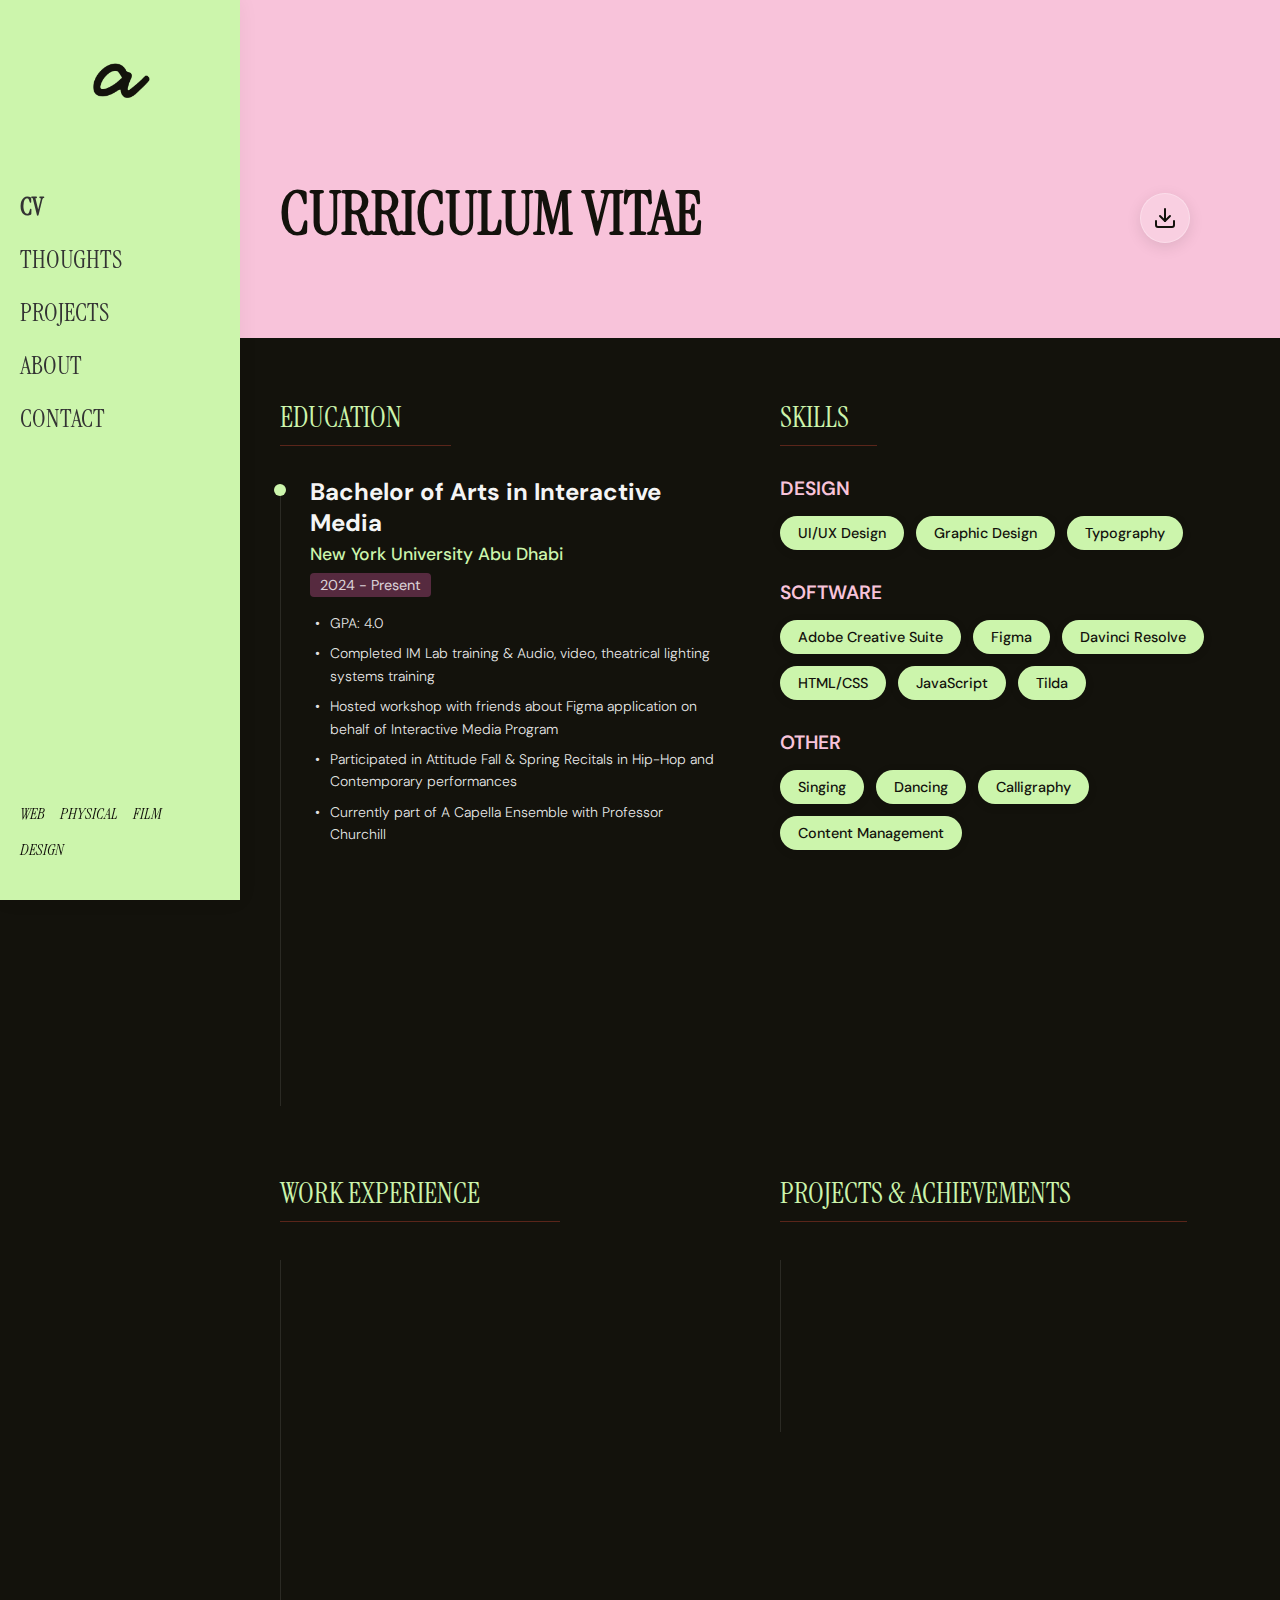
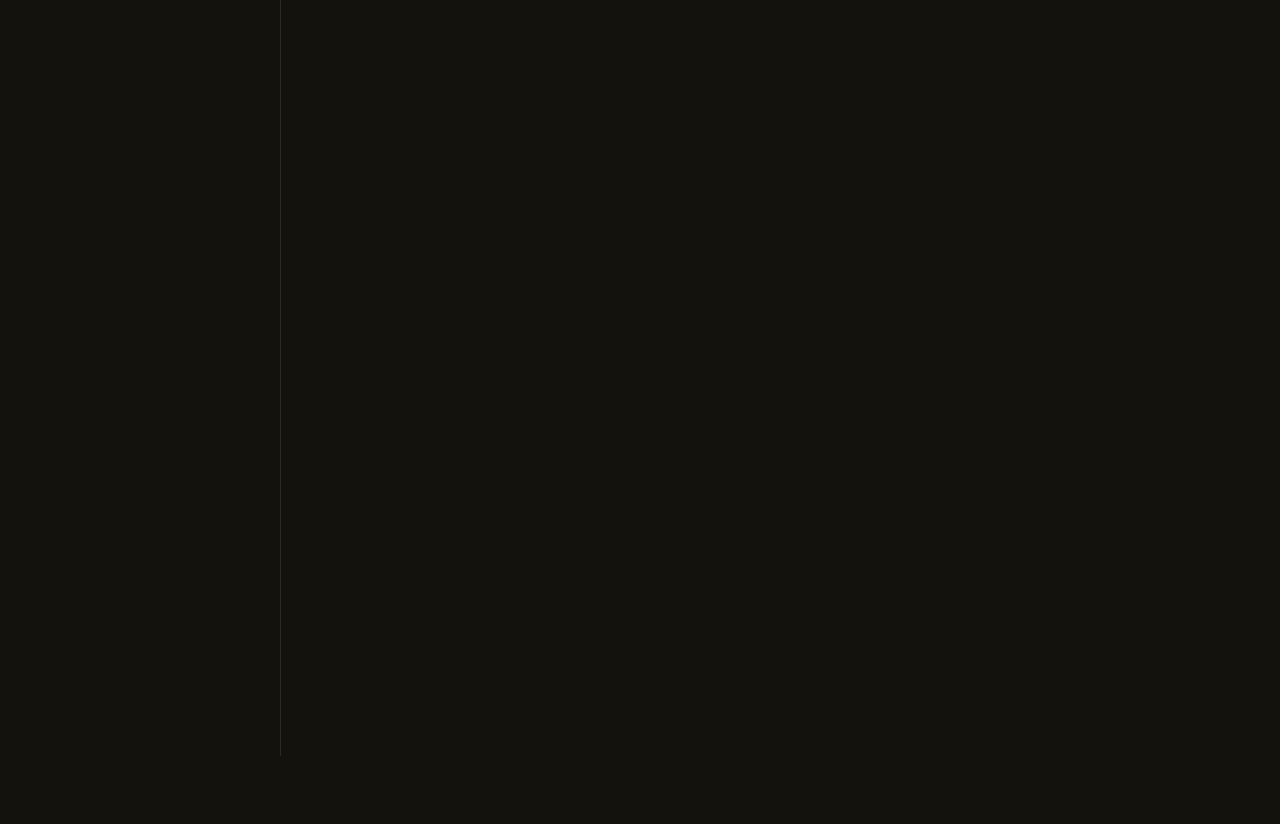
<file: cv.html>
<!DOCTYPE html>
<html lang="en">
<head>
    <meta charset="UTF-8">
    <meta name="viewport" content="width=device-width, initial-scale=1.0">
    <link rel="preconnect" href="https://fonts.googleapis.com">
    <link href="https://fonts.googleapis.com/css2?family=DM+Sans:ital,opsz,wght@0,9..40,100..1000;1,9..40,100..1000&family=Figtree:ital,wght@0,300..900;1,300..900&family=Instrument+Serif:ital@0;1&family=News+Cycle:wght@400;700&family=Urbanist:ital,wght@0,100..900;1,100..900&display=swap" rel="stylesheet">
    <title>ADELIYA - CV</title>
    <style>
        * {
            margin: 0;
            padding: 0;
            box-sizing: border-box;
        }

        body {
            background-color: #13120C;
            color: #F8C3DA;
        }

        /* navigation styles */
        .navbar {
            position: fixed;
            left: 0;
            top: 0;
            height: 100vh;
            width: 240px;
            padding: 40px 20px;
            background-color: #CCF5AC;
            display: flex;
            flex-direction: column;
            justify-content: space-between;
            box-shadow: 0 0 20px rgba(0, 0, 0, 0.05);
            z-index: 1000;
            transition: all 0.3s ease;
            font-family: "Instrument Serif", serif;
        }

        .logo img {
            width: 80px; /* or whatever size you prefer */
            height: auto;
            display: block;
            margin-bottom: 10px;
        }        
        .logo {
            display: flex;
            justify-content: center;
            align-items: center;
            margin-bottom: 60px;
        }

        .nav-links {
            display: flex;
            flex-direction: column;
            gap: 20px;
        }

        .nav-link {
            text-decoration: none;
            color: #333;
            font-size: 25px;
            transition: color 0.3s;
        }

        .nav-link:hover {
            color: #843B62;
        }

        .nav-link.active {
            font-weight: bold;
        }

        .categories {
            margin-top: 40px;
            display: flex;
            flex-wrap: wrap;
            gap: 15px;
        }

        .category {
            text-decoration: none;
            color: #13120C;
            font-size: 16px;
            transition: color 0.3s;
            position: relative;
            font-style: italic;
        }
        .category::after {
            content: '';
            position: absolute;
            width: 0;
            height: 1px;
            bottom: -2px;
            left: 0;
            background-color: #843B62;
            transition: width 0.3s;
        }

        .category:hover::after {
            width: 100%;
        }

        /* Main Content */
        .main-content {
            margin-left: 220px;
            padding: 0;
            min-height: 100vh;
            transition: margin-left 0.3s ease;
        }

        /* header with background */
        .cv-header {
            height: 40vh;
            background-color: #F8C3DA;
            display: flex;
            flex-direction: column;
            justify-content: flex-end;
            padding: 40px;
            position: relative;
            margin-top: -40px;
        }

        .cv-header::before {
            content: '';
            position: absolute;
            top: 0;
            left: 0;
            right: 0;
            bottom: 0;
        }

        .cv-header-content {
            position: relative;
            display: flex;
            justify-content: space-between;
            align-items: flex-end;
            width: 100%;
        }

        .cv-title {
            font-size: 60px;
            color: #13120C;
            position: relative;
            line-height: 1;
            font-family: "Instrument Serif", serif;
            margin-left: 20px;
            margin-bottom: 10px;
        }

        .cv-subtitle {
            font-size: 1.2rem;
            max-width: 600px;
            position: relative;
            opacity: 0.9;
        }

        .header-download-btn {
            background-color: rgba(255, 255, 255, 0.2);
            backdrop-filter: blur(5px);
            border: 1px solid rgba(255, 255, 255, 0.3);
            color: #13120C;
            width: 50px;
            height: 50px;
            border-radius: 50%;
            display: flex;
            align-items: center;
            justify-content: center;
            margin-bottom: 55px;
            margin-right: 50px;
            transition: all 0.3s ease;
            box-shadow: 0 4px 15px rgba(0, 0, 0, 0.1);
        }
        
        .header-download-btn:hover {
            background-color: rgba(19,18,12,0.3);
            transform: translateY(-3px);
            box-shadow: 0 6px 20px rgba(0, 0, 0, 0.15);
        }
        
        .header-download-btn svg {
            width: 24px;
            height: 24px;
            transition: transform 0.3s ease;
        }
        
        .header-download-btn:hover svg {
            transform: translateY(3px);
        }


        /* Timeline-based CV Content */
        .cv-content {
            display: grid;
            grid-template-columns: 1fr 1fr;
            gap: 60px;
            padding: 60px;
            background-color: #13120C;
        }

        .cv-section {
            position: relative;
        }

        .cv-section-title {
            font-size: 1.8rem;
            color: #CCF5AC;
            margin-bottom: 40px;
            display: inline-block;
            position: relative;
            font-family: "Instrument Serif", serif;
            font-weight: 400;
        }

        .cv-section-title::after {
            content: '';
            position: absolute;
            width: 140%;
            height: 1px;
            background-color: rgba(255, 83, 61, 0.3);
            bottom: -10px;
            left: 0;
        }

        /* Timeline Style */
        .timeline {
            position: relative;
            padding-left: 30px;
            font-family: "DM Sans", sans-serif;
        }

        .timeline::before {
            content: '';
            position: absolute;
            left: 0;
            top: 8px;
            bottom: 0;
            width: 1px;
            background: rgba(255, 255, 255, 0.1);
        }

        .timeline-item {
            position: relative;
            margin-bottom: 50px;
            font-family: "DM Sans", sans-serif;
        }

        .timeline-item::before {
            content: '';
            position: absolute;
            width: 12px;
            height: 12px;
            border-radius: 50%;
            background: #CCF5AC;
            left: -36px;
            top: 8px;
        }

        .timeline-item:last-child {
            margin-bottom: 0;
        }

        .timeline-title {
            font-size: 1.5rem;
            color: #F5F5F5;
            margin-bottom: 5px;
            font-weight: 700;
        }

        .timeline-subtitle {
            font-size: 1.1rem;
            color: #CCF5AC;
            margin-bottom: 8px;
            font-weight: 500;
        }

        .timeline-date {
            display: inline-block;
            font-size: 0.9rem;
            color: rgba(255, 255, 255, 0.8);
            margin-bottom: 15px;
            padding: 3px 10px;
            border-radius: 4px;
            background: rgba(132, 59, 98, 0.6);
        }

        .timeline-desc {
            font-size: 14px;
            line-height: 1.6;
            color: rgba(255, 255, 255, 0.9);
            font-family: "DM Sans", sans-serif;
            font-weight: 300;
        }

        .timeline-desc ul {
            list-style-type: none;
            padding-left: 5px;
        }

        .timeline-desc li {
            position: relative;
            padding-left: 15px;
            margin-bottom: 8px;
        }

        .timeline-desc li::before {
            content: '•';
            position: absolute;
            left: 0;
        }

        /* Skills Section
        .skills-container {
            margin-top: 10px;
        } */

        .skills-category {
            margin-bottom: 30px;
        }

        .skills-category-title {
            font-size: 1.2rem;
            color: #F8C3DA;
            margin-bottom: 15px;
            font-weight: 600;
            font-family: "DM Sans", sans-serif;
        }

        .skills-list {
            display: flex;
            flex-wrap: wrap;
            gap: 12px;
        }

        .skill-tag {
            background: #CCF5AC;
            color: #13120C;
            padding: 8px 18px;
            border-radius: 30px;
            font-size: 0.9rem;
            font-weight: 500;
            /* letter-spacing: 0.5px; */
            box-shadow: 0 2px 10px rgba(0, 0, 0, 0.1);
            transition: transform 0.3s, box-shadow 0.3s;
            font-family: "DM Sans", sans-serif;
        }

        .skill-tag:hover {
            transform: translateY(-2px);
            box-shadow: 0 5px 15px rgba(0, 0, 0, 0.2);
        }

 

        /* Responsive Styles */
        @media (max-width: 1200px) {
            .cv-title {
                font-size: 4rem;
            }
            .cv-content {
                padding: 40px;
            }
        }

        @media (max-width: 992px) {
            .navbar {
                width: 180px;
            }
            .main-content {
                margin-left: 180px;
            }
            .cv-content {
                grid-template-columns: 1fr;
                gap: 40px;
            }
        }

        @media (max-width: 768px) {
            .navbar {
                transform: translateX(-100%);
                width: 240px;
            }
            .navbar.active {
                transform: translateX(0);
            }
            .main-content {
                margin-left: 0;
                padding: 80px 20px 20px;
            }
            .menu-toggle {
                display: block;
            }
            .menu-toggle.active span:nth-child(1) {
                transform: rotate(-45deg) translate(-5px, 6px);
            }
            .menu-toggle.active span:nth-child(2) {
                opacity: 0;
            }
            .menu-toggle.active span:nth-child(3) {
                transform: rotate(45deg) translate(-5px, -6px);
            }
            
            /* Mobile Navigation - at the top */
            .navbar.mobile {
                transform: translateX(0);
                width: 100%;
                height: auto;
                position: fixed;
                top: 0;
                left: 0;
                flex-direction: row;
                padding: 15px;
                justify-content: space-between;
                align-items: center;
                box-shadow: 0 2px 10px rgba(0, 0, 0, 0.1);
            }
            
            .navbar.mobile .logo {
                margin-bottom: 0;
            }
            
            .navbar.mobile .nav-links {
                position: absolute;
                top: 60px;
                left: 0;
                width: 100%;
                background-color: #fff;
                padding: 20px;
                flex-direction: row;
                justify-content: space-around;
                box-shadow: 0 5px 10px rgba(0, 0, 0, 0.1);
                display: none;
            }
            
            .navbar.mobile.active .nav-links {
                display: flex;
            }
            
            .navbar.mobile .categories {
                display: none;
            }

                        .cv-header {
                padding: 30px;
            }
            
            .cv-title {
                font-size: 3rem;
            }
            
            .cv-content {
                padding: 30px;
            }
        }

        @media (max-width: 480px) {
            .navbar.mobile .nav-links {
                flex-direction: column;
                gap: 15px;
                padding: 15px;
            }
        }
    </style>
</head>
<body>
    <!-- Mobile Menu Toggle -->
    <button class="menu-toggle">
        <span></span>
        <span></span>
        <span></span>
    </button>

    <!-- Navigation -->
    <nav class="navbar">
        <div>
            <a href="index.html" class="logo"><img src="media/logo.png" alt="logo"></a>
            <div class="nav-links">
                <a href="cv.html" class="nav-link">CV</a>
                <a href="thoughts.html" class="nav-link">THOUGHTS</a>
                <a href="projects.html" class="nav-link">PROJECTS</a>
                <a href="about.html" class="nav-link">ABOUT</a>
                <a href="contact.html" class="nav-link">CONTACT</a>
            </div>
        </div>
        <div class="categories">
            <a href="projects.html?category=web" class="category">WEB</a>
            <a href="projects.html?category=physical" class="category">PHYSICAL</a>
            <a href="projects.html?category=film" class="category">FILM</a>
            <a href="projects.html?category=design" class="category">DESIGN</a>
        </div>
    </nav>

    <!-- Main Content -->
    <main class="main-content">
        <!-- Header Section with Background -->
        <header class="cv-header">
            <div class="cv-header-content">
                <div class="cv-title-container">
                    <h1 class="cv-title">CURRICULUM VITAE</h1>
                    <p class="cv-subtitle">Interactive Media Designer with experience in digital design, UI/UX, and multimedia projects.</p>
                </div>
                <a href="media/cv.pdf" class="header-download-btn" title="Download CV">
                    <svg xmlns="http://www.w3.org/2000/svg" width="24" height="24" viewBox="0 0 24 24" fill="none" stroke="currentColor" stroke-width="2" stroke-linecap="round" stroke-linejoin="round">
                        <path d="M21 15v4a2 2 0 0 1-2 2H5a2 2 0 0 1-2-2v-4"></path>
                        <polyline points="7 10 12 15 17 10"></polyline>
                        <line x1="12" y1="15" x2="12" y2="3"></line>
                    </svg>
                </a>
            </div>
        </header>

        <!-- CV Content -->
        <div class="cv-content">
            <!-- Education Section -->
            <section class="cv-section">
                <h2 class="cv-section-title">EDUCATION</h2>
                <div class="timeline">
                    <div class="timeline-item">
                        <h3 class="timeline-title">Bachelor of Arts in Interactive Media</h3>
                        <div class="timeline-subtitle">New York University Abu Dhabi</div>
                        <div class="timeline-date">2024 - Present</div>
                        <div class="timeline-desc">
                            <ul>
                                <li>GPA: 4.0</li>
                                <li>Completed IM Lab training & Audio, video, theatrical lighting systems training</li>
                                <li>Hosted workshop with friends about Figma application on behalf of Interactive Media Program</li>
                                <li>Participated in Attitude Fall & Spring Recitals in Hip-Hop and Contemporary performances</li>
                                <li>Currently part of A Capella Ensemble with Professor Churchill</li>
                            </ul>
                        </div>
                    </div>
                    <div class="timeline-item">
                        <h3 class="timeline-title">Diploma Program Student</h3>
                        <div class="timeline-subtitle">Nazarbayev Intellectual School IB Astana</div>
                        <div class="timeline-date">2022 - 2024</div>
                        <div class="timeline-desc">
                            <ul>
                                <li>GPA: 4.97/5</li>
                                <li>Higher Level subjects: Economics, Math Applications & Interpretations, English B</li>
                                <li>Standard Level subjects: Biology, Digital Society, Russian A</li>
                            </ul>
                        </div>
                    </div>
                </div>
            </section>

            <!-- Skills Section -->
            <section class="cv-section">
                <h2 class="cv-section-title">SKILLS</h2>
                <div class="skills-container">
                    <div class="skills-category">
                        <h3 class="skills-category-title">DESIGN</h3>
                        <div class="skills-list">
                            <span class="skill-tag">UI/UX Design</span>
                            <span class="skill-tag">Graphic Design</span>
                            <span class="skill-tag">Typography</span>
                        </div>
                    </div>
                    <div class="skills-category">
                        <h3 class="skills-category-title">SOFTWARE</h3>
                        <div class="skills-list">
                            <span class="skill-tag">Adobe Creative Suite</span>
                            <span class="skill-tag">Figma</span>
                            <span class="skill-tag">Davinci Resolve</span>
                            <span class="skill-tag">HTML/CSS</span>
                            <span class="skill-tag">JavaScript</span>
                            <span class="skill-tag">Tilda</span>
                        </div>
                    </div>
                    <div class="skills-category">
                        <h3 class="skills-category-title">OTHER</h3>
                        <div class="skills-list">
                            <span class="skill-tag">Singing</span>
                            <span class="skill-tag">Dancing</span>
                            <span class="skill-tag">Calligraphy</span>
                            <span class="skill-tag">Content Management</span>
                        </div>
                    </div>
                </div>
            </section>

            <!-- Work Experience Section -->
            <section class="cv-section">
                <h2 class="cv-section-title">WORK EXPERIENCE</h2>
                <div class="timeline">
                    <div class="timeline-item">
                        <h3 class="timeline-title">Graphic Designer</h3>
                        <div class="timeline-subtitle">Freshman Academy</div>
                        <div class="timeline-date">04/2023 - 09/2023</div>
                        <div class="timeline-desc">
                            <ul>
                                <li>Designed admissions-related social media posters (Instagram, Telegram channels)</li>
                                <li>Synched with the Marketing team weekly, worked on education-themed content plan</li>
                            </ul>
                        </div>
                    </div>
                    <div class="timeline-item">
                        <h3 class="timeline-title">Business Programs Office Intern</h3>
                        <div class="timeline-subtitle">Astana Hub</div>
                        <div class="timeline-date">07/2022 - 09/2022</div>
                        <div class="timeline-desc">
                            <ul>
                                <li>Designed and integrated 4 Business Programs' homepages on Tilda</li>
                                <li>Contacted ~230 likely participants and attracted 50 startup participants</li>
                                <li>Created PR content for social media for Central Asia audience</li>
                                <li>Developed custom products (sticker packs, tote bags)</li>
                            </ul>
                        </div>
                    </div>
                    <div class="timeline-item">
                        <h3 class="timeline-title">Curator</h3>
                        <div class="timeline-subtitle">Silicon Valley Camp</div>
                        <div class="timeline-date">01/2021 - 08/2021</div>
                        <div class="timeline-desc">
                            <ul>
                                <li>Worked with mentors from Silicon Valley (VCs, entrepreneurs) to deliver business program for teenagers</li>
                                <li>Designed promotional materials (IG posts, posters)</li>
                            </ul>
                        </div>
                    </div>
                    <div class="timeline-item">
                        <h3 class="timeline-title">Content Manager</h3>
                        <div class="timeline-subtitle">EduDo</div>
                        <div class="timeline-date">05/2021 - 07/2021</div>
                        <div class="timeline-desc">
                            <ul>
                                <li>Created and integrated 100+ educational videos to new EduDo social platform</li>
                                <li>Corresponded with and attracted 50+ potential creators to the platform</li>
                                <li>Weekly updated content plan and developed digital marketing strategy for entry to Central Asian countries</li>
                                <li>Hosted 'happy hours' for team building</li>
                            </ul>
                        </div>
                    </div>
                </div>
            </section>

            <!-- Projects/Achievements Section -->
            <section class="cv-section">
                <h2 class="cv-section-title">PROJECTS & ACHIEVEMENTS</h2>
                <div class="timeline">
                    <div class="timeline-item">
                        <h3 class="timeline-title">Figma Workshop Group Host</h3>
                        <div class="timeline-subtitle">NYU Abu Dhabi</div>
                        <div class="timeline-date">2024</div>
                        <div class="timeline-desc">
                            <ul>
                                <li>Led interactive session on Figma fundamentals and UI/UX principles</li>
                                <li>Created educational materials and exercises for participants</li>
                            </ul>
                        </div>
                    </div>
                </div>
            </section>
        </div>
    </main>

    <script>
        // Mobile menu toggle
        const menuToggle = document.querySelector('.menu-toggle');
        const navbar = document.querySelector('.navbar');
        
        // Check window width and apply appropriate classes
        function checkWindowSize() {
            if (window.innerWidth <= 768) {
                navbar.classList.add('mobile');
            } else {
                navbar.classList.remove('mobile');
                navbar.classList.remove('active');
                menuToggle.classList.remove('active');
            }
        }
        
        // Run on page load
        checkWindowSize();
        
        // Run on window resize
        window.addEventListener('resize', checkWindowSize);
        
        // Toggle menu on click
        menuToggle.addEventListener('click', () => {
            navbar.classList.toggle('active');
            menuToggle.classList.toggle('active');
        });
        
        // Close menu when clicking on a link (mobile)
        document.querySelectorAll('.nav-link').forEach(link => {
            link.addEventListener('click', () => {
                if (window.innerWidth <= 768) {
                    navbar.classList.remove('active');
                    menuToggle.classList.remove('active');
                }
            });
        });
        
        // Highlight current page in navigation
        document.addEventListener('DOMContentLoaded', () => {
            const currentPage = window.location.pathname.split('/').pop();
            document.querySelectorAll('.nav-link').forEach(link => {
                if (link.getAttribute('href') === currentPage) {
                    link.classList.add('active');
                }
            });
        });

        // Add scroll animation for timeline items
        document.addEventListener('DOMContentLoaded', () => {
            const observer = new IntersectionObserver((entries) => {
                entries.forEach(entry => {
                    if (entry.isIntersecting) {
                        entry.target.style.opacity = 1;
                        entry.target.style.transform = 'translateY(0)';
                    }
                });
            }, { threshold: 0.1 });
            
            document.querySelectorAll('.timeline-item').forEach(item => {
                item.style.opacity = 0;
                item.style.transform = 'translateY(20px)';
                item.style.transition = 'opacity 0.5s ease, transform 0.5s ease';
                observer.observe(item);
            });

            document.querySelectorAll('.skills-category').forEach(item => {
                item.style.opacity = 0;
                item.style.transform = 'translateY(20px)';
                item.style.transition = 'opacity 0.5s ease, transform 0.5s ease';
                observer.observe(item);
            });
        });
    </script>
</body>
</html>
</file>
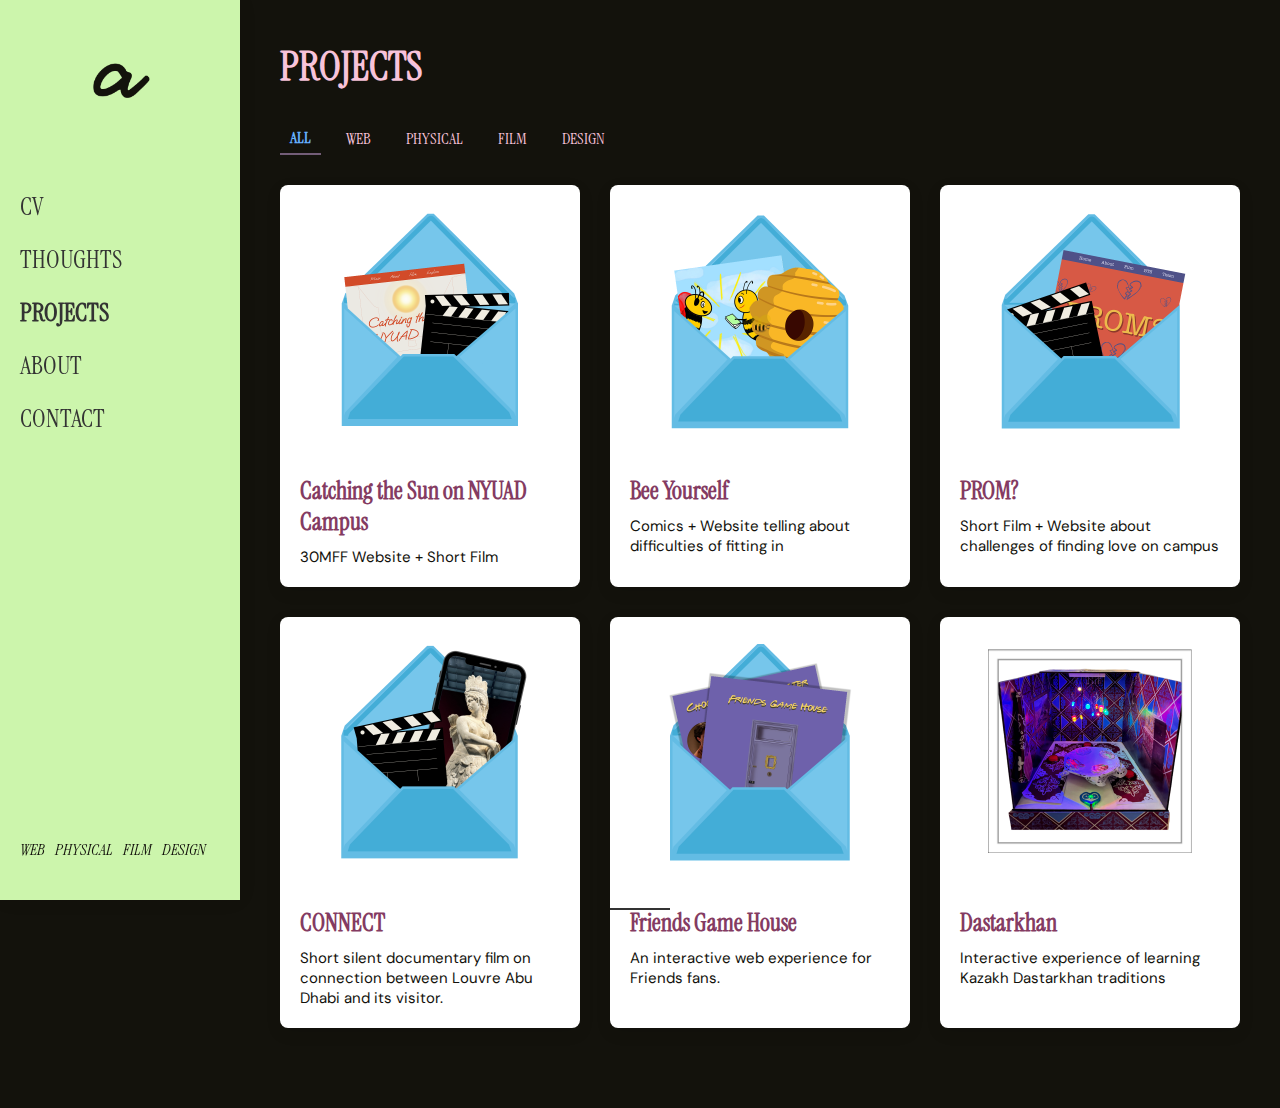
<file: projects.html>
<!DOCTYPE html>
<html lang="en">
<head>
    <meta charset="UTF-8">
    <meta name="viewport" content="width=device-width, initial-scale=1.0">
    <link rel="preconnect" href="https://fonts.googleapis.com">
    <link href="https://fonts.googleapis.com/css2?family=DM+Sans:ital,opsz,wght@0,9..40,100..1000;1,9..40,100..1000&family=Figtree:ital,wght@0,300..900;1,300..900&family=Instrument+Serif:ital@0;1&family=News+Cycle:wght@400;700&family=Urbanist:ital,wght@0,100..900;1,100..900&display=swap" rel="stylesheet">
    <title>ADELIYA - Projects</title>
    <style>
        * {
            margin: 0;
            padding: 0;
            box-sizing: border-box;
            font-family: "Instrument Serif", serif;
        }

        body {
            background-color: #13120C;
            color: #F8C3DA;
        }

        /* Navigation Styles */
        .navbar {
            position: fixed;
            left: 0;
            top: 0;
            height: 100vh;
            width: 240px;
            padding: 40px 20px;
            background-color: #CCF5AC;
            display: flex;
            flex-direction: column;
            justify-content: space-between;
            box-shadow: 0 0 20px rgba(0, 0, 0, 0.05);
            z-index: 1000;
            transition: all 0.3s ease;
        }

        .logo img {
            width: 80px; /* or whatever size you prefer */
            height: auto;
            display: block;
            margin-bottom: 10px;
        }        
        .logo {
            display: flex;
            justify-content: center;
            align-items: center;
            margin-bottom: 60px;
        }

        .nav-links {
            display: flex;
            flex-direction: column;
            gap: 20px;
        }

        .nav-link {
            text-decoration: none;
            color: #333;
            font-size: 25px;
            transition: color 0.3s;
        }

        .nav-link:hover {
            color: #843B62;
        }

        .nav-link.active {
            font-weight: bold;
        }

        .categories {
            margin-top: 40px;
            display: flex;
            flex-wrap: wrap;
            gap: 10px;
        }

        .category {
            text-decoration: none;
            color: #13120C;
            font-size: 16px;
            transition: color 0.3s;
            position: relative;
            font-style: italic;
        }
        .category::after {
            content: '';
            position: absolute;
            width: 0;
            height: 1px;
            bottom: -2px;
            left: 0;
            background-color: #843B62;
            transition: width 0.3s;
        }

        /* Main Content */
        .main-content {
            margin-left: 240px;
            padding: 40px;
            min-height: 100vh;
            transition: margin-left 0.3s ease;
        }

        .section {
            margin-bottom: 40px;
        }

        .section-title {
            font-size: 40px;
            margin-bottom: 30px;
        }

        /* Projects Grid */
        .projects-grid {
            display: grid;
            grid-template-columns: repeat(auto-fill, minmax(300px, 1fr));
            gap: 30px;
        }

        .project-card {
            background-color: #fff;
            border-radius: 8px;
            overflow: hidden;
            box-shadow: 0 5px 15px rgba(0, 0, 0, 0.1);
            transition: transform 0.3s ease;
            text-decoration: none;
        }

        .project-card:hover {
            transform: translateY(-5px);
        }

        .project-img {
            height: 250px;
            width: 250px;
            overflow: hidden;
            display: flex;
            align-items: center;
            justify-content: center;
            margin: 10px auto;
        }

        .project-img img{
            width: 100%;
            height: 100%;
            object-fit: cover;
        }

        .project-img::after {
            content: "";
            position: absolute;
            bottom: -10px;
            left: 50%;
            width: 60px;
            height: 2px;
            background-color: #333;
            transform: translateX(-50%);
        }

        .project-info {
            padding: 20px;
        }

        .project-title {
            font-size: 24px;
            margin-bottom: 10px;
            color: #843B62;
        }

        .project-desc {
            color: #13120C;
            font-size: 15px;
            font-weight: 400;
            font-family: "DM Sans", sans-serif;
            max-width: 280px;
        }

        /* Category Filter */
        .category-filter {
            display: flex;
            gap: 15px;
            margin-bottom: 30px;
        }

        .filter-btn {
            background: none;
            border: none;
            color: #F8C3DA;;
            cursor: pointer;
            font-size: 16px;
            transition: color 0.3s;
            padding: 5px 10px;
        }

        .filter-btn:hover {
            color: #65AFFF;
        }

        .filter-btn.active {
            font-weight: bold;
            color: #65AFFF;
            border-bottom: 2px solid #735D78;
        }

        /* Mobile Menu Toggle */
        .menu-toggle {
            display: none;
            position: fixed;
            top: 20px;
            right: 20px;
            z-index: 1001;
            background: none;
            border: none;
            cursor: pointer;
            width: 30px;
            height: 30px;
        }

        .menu-toggle span {
            display: block;
            width: 100%;
            height: 2px;
            background-color: #333;
            margin: 6px 0;
            transition: 0.4s;
        }

        /* Responsive Styles */
        @media (max-width: 992px) {
            .navbar {
                width: 200px;
            }
            .main-content {
                margin-left: 200px;
            }
        }

        @media (max-width: 768px) {
            .navbar {
                transform: translateX(-100%);
                width: 240px;
            }
            .navbar.active {
                transform: translateX(0);
            }
            .main-content {
                margin-left: 0;
                padding: 80px 20px 20px;
            }
            .menu-toggle {
                display: block;
            }
            .menu-toggle.active span:nth-child(1) {
                transform: rotate(-45deg) translate(-5px, 6px);
            }
            .menu-toggle.active span:nth-child(2) {
                opacity: 0;
            }
            .menu-toggle.active span:nth-child(3) {
                transform: rotate(45deg) translate(-5px, -6px);
            }
            
            /* Mobile Navigation - at the top */
            .navbar.mobile {
                transform: translateX(0);
                width: 100%;
                height: auto;
                position: fixed;
                top: 0;
                left: 0;
                flex-direction: row;
                padding: 15px;
                justify-content: space-between;
                align-items: center;
                box-shadow: 0 2px 10px rgba(0, 0, 0, 0.1);
            }
            
            .navbar.mobile .logo {
                margin-bottom: 0;
            }
            
            .navbar.mobile .nav-links {
                position: absolute;
                top: 60px;
                left: 0;
                width: 100%;
                background-color: #fff;
                padding: 20px;
                flex-direction: row;
                justify-content: space-around;
                box-shadow: 0 5px 10px rgba(0, 0, 0, 0.1);
                display: none;
            }
            
            .navbar.mobile.active .nav-links {
                display: flex;
            }
            
            .navbar.mobile .categories {
                display: none;
            }

            .category-filter {
                flex-wrap: wrap;
            }
        }

        @media (max-width: 480px) {
            .projects-grid {
                grid-template-columns: 1fr;
            }
            
            .navbar.mobile .nav-links {
                flex-direction: column;
                gap: 15px;
                padding: 15px;
            }
        }
    </style>
</head>
<body>
    <!-- Mobile Menu Toggle -->
    <button class="menu-toggle">
        <span></span>
        <span></span>
        <span></span>
    </button>

    <!-- Navigation -->
    <nav class="navbar">
        <div>
            <a href="index.html" class="logo"><img src="media/logo.png" alt="logo"></a>
            <div class="nav-links">
                <a href="cv.html" class="nav-link">CV</a>
                <a href="thoughts.html" class="nav-link">THOUGHTS</a>
                <a href="projects.html" class="nav-link">PROJECTS</a>
                <a href="about.html" class="nav-link">ABOUT</a>
                <a href="contact.html" class="nav-link">CONTACT</a>
            </div>
        </div>
        <div class="categories">
            <a href="projects.html?category=web" class="category">WEB</a>
            <a href="projects.html?category=physical" class="category">PHYSICAL</a>
            <a href="projects.html?category=film" class="category">FILM</a>
            <a href="projects.html?category=design" class="category">DESIGN</a>
        </div>
    </nav>

    <!-- Main Content -->
    <main class="main-content">
        <section class="section">
            <h1 class="section-title">PROJECTS</h1>
            
            <div class="category-filter">
                <button class="filter-btn active" data-filter="all">ALL</button>
                <button class="filter-btn" data-filter="web">WEB</button>
                <button class="filter-btn" data-filter="physical">PHYSICAL</button>
                <button class="filter-btn" data-filter="film">FILM</button>
                <button class="filter-btn" data-filter="design">DESIGN</button>
            </div>
            
            <div class="projects-grid">
                <div class="project-card" data-category="web">
                    <a href="https://adelkinhere.github.io/Assignment-1-30MFF/">
                    <div class="project-img">
                        <img src="media/commlab1.png" alt="comm1">
                    </div>
                </a>
                    <div class="project-info">
                        <h3 class="project-title">Catching the Sun on NYUAD Campus</h3>
                        <p class="project-desc">30MFF Website + Short Film</p>
                    </div>
                </div>
                <div class="project-card" data-category="web">
                    <a href="https://adelkinhere.github.io/Assignment---Comics/">
                    <div class="project-img">
                        <img src="media/commlab2.png" alt="comm2">
                    </div>
                </a>
                    <div class="project-info">
                        <h3 class="project-title">Bee Yourself</h3>
                        <p class="project-desc">Comics + Website telling about difficulties of fitting in</p>
                    </div>
                </div>
                <div class="project-card" data-category="web">
                    <a href="https://adelkinhere.github.io/Assignment_Video/">
                    <div class="project-img">
                        <img src="media/commlab3.png" alt="comm3">
                    </div>
                </a>
                    <div class="project-info">
                        <h3 class="project-title">PROM?</h3>
                        <p class="project-desc">Short Film + Website about challenges of finding love on campus</p>
                    </div>
                </div>
                <div class="project-card" data-category="film">
                    <div class="project-img">
                        <img src="media/film1.png" alt="Film">
                    </div>
                    <div class="project-info">
                        <h3 class="project-title">CONNECT</h3>
                        <p class="project-desc">Short silent documentary film on connection between Louvre Abu Dhabi and its visitor.</p>
                    </div>
                </div>
                <div class="project-card" data-category="web">
                    <a href="https://editor.p5js.org/aa11832/full/JSemZD8wC">
                    <div class="project-img">
                        <img src="media/im.png" alt="im">
                    </div>
                </a>
                    <div class="project-info">
                        <h3 class="project-title">Friends Game House</h3>
                        <p class="project-desc">An interactive web experience for Friends fans.</p>
                    </div>
                </div>
                <div class="project-card" data-category="physical">
                    <a href="https://youtu.be/KKjSxN1fwsc">
                    <div class="project-img">
                        <img src="media/im2.png" alt="im2">
                    </div>
                </a>
                    <div class="project-info">
                        <h3 class="project-title">Dastarkhan</h3>
                        <p class="project-desc">Interactive experience of learning Kazakh Dastarkhan traditions</p>
                    </div>
                </div>
            </div>
        </section>
    </main>

    <script>
        // Mobile menu toggle
        const menuToggle = document.querySelector('.menu-toggle');
        const navbar = document.querySelector('.navbar');
        
        // Check window width and apply appropriate classes
        function checkWindowSize() {
            if (window.innerWidth <= 768) {
                navbar.classList.add('mobile');
            } else {
                navbar.classList.remove('mobile');
                navbar.classList.remove('active');
                menuToggle.classList.remove('active');
            }
        }
        
        // Run on page load
        checkWindowSize();
        
        // Run on window resize
        window.addEventListener('resize', checkWindowSize);
        
        // Toggle menu on click
        menuToggle.addEventListener('click', () => {
            navbar.classList.toggle('active');
            menuToggle.classList.toggle('active');
        });
        
        // Close menu when clicking on a link (mobile)
        document.querySelectorAll('.nav-link').forEach(link => {
            link.addEventListener('click', () => {
                if (window.innerWidth <= 768) {
                    navbar.classList.remove('active');
                    menuToggle.classList.remove('active');
                }
            });
        });
        
        // Highlight current page in navigation
        document.addEventListener('DOMContentLoaded', () => {
            const currentPage = window.location.pathname.split('/').pop();
            document.querySelectorAll('.nav-link').forEach(link => {
                if (link.getAttribute('href') === currentPage) {
                    link.classList.add('active');
                }
            });
            
            // Filter projects based on URL parameter if present
            const urlParams = new URLSearchParams(window.location.search);
            const categoryParam = urlParams.get('category');
            
            if (categoryParam) {
                filterProjects(categoryParam);
                document.querySelectorAll('.filter-btn').forEach(btn => {
                    if (btn.dataset.filter === categoryParam) {
                        btn.classList.add('active');
                    } else {
                        btn.classList.remove('active');
                    }
                });
                
                document.querySelectorAll('.category').forEach(cat => {
                    if (cat.getAttribute('href').includes(categoryParam)) {
                        cat.classList.add('active');
                    } else {
                        cat.classList.remove('active');
                    }
                });
            }
        });
        
        // Project filtering
        document.querySelectorAll('.filter-btn').forEach(button => {
            button.addEventListener('click', function() {
                const filter = this.dataset.filter;
                
                // Update active button
                document.querySelectorAll('.filter-btn').forEach(btn => {
                    btn.classList.remove('active');
                });
                this.classList.add('active');
                
                filterProjects(filter);
            });
        });
        
        function filterProjects(filter) {
            const projects = document.querySelectorAll('.project-card');
            
            projects.forEach(project => {
                if (filter === 'all') {
                    project.style.display = 'block';
                } else if (project.dataset.category === filter) {
                    project.style.display = 'block';
                } else {
                    project.style.display = 'none';
                }
            });
        }
    </script>
</body>
</html>
</file>
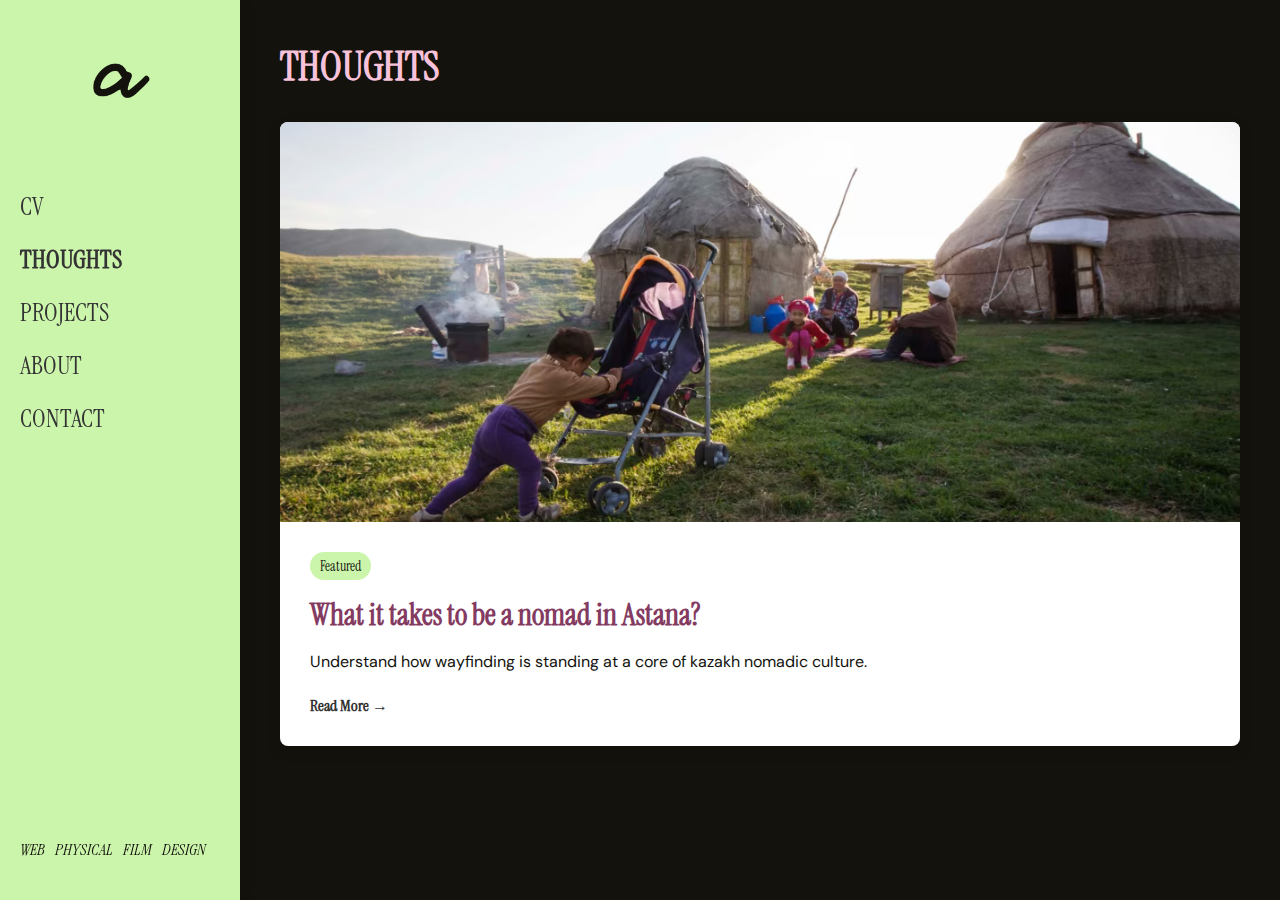
<file: thoughts.html>
<!DOCTYPE html>
<html lang="en">
<head>
    <meta charset="UTF-8">
    <meta name="viewport" content="width=device-width, initial-scale=1.0">
    <link rel="preconnect" href="https://fonts.googleapis.com">
    <link href="https://fonts.googleapis.com/css2?family=DM+Sans:ital,opsz,wght@0,9..40,100..1000;1,9..40,100..1000&family=Figtree:ital,wght@0,300..900;1,300..900&family=Instrument+Serif:ital@0;1&family=News+Cycle:wght@400;700&family=Urbanist:ital,wght@0,100..900;1,100..900&display=swap" rel="stylesheet">
    <title>ADELIYA - Thoughts</title>
    <style>
        * {
            margin: 0;
            padding: 0;
            box-sizing: border-box;
            font-family: "Instrument Serif", serif;
        }

        body {
            background-color: #13120C;
            color: #F8C3DA;
        }

        /* Navigation Styles */
        .navbar {
            position: fixed;
            left: 0;
            top: 0;
            height: 100vh;
            width: 240px;
            padding: 40px 20px;
            background-color: #CCF5AC;
            display: flex;
            flex-direction: column;
            justify-content: space-between;
            box-shadow: 0 0 20px rgba(0, 0, 0, 0.05);
            z-index: 1000;
            transition: all 0.3s ease;
        }

        .logo img {
            width: 80px; /* or whatever size you prefer */
            height: auto;
            display: block;
            margin-bottom: 10px;
        }        
        .logo {
            display: flex;
            justify-content: center;
            align-items: center;
            margin-bottom: 60px;
        }

        .nav-links {
            display: flex;
            flex-direction: column;
            gap: 20px;
        }

        .nav-link {
            text-decoration: none;
            color: #333;
            font-size: 25px;
            transition: color 0.3s;
        }

        .nav-link:hover {
            color: #843B62;
        }

        .nav-link.active {
            font-weight: bold;
        }

        .categories {
            margin-top: 40px;
            display: flex;
            flex-wrap: wrap;
            gap: 10px;
        }

        .category {
            text-decoration: none;
            color: #13120C;
            font-size: 16px;
            transition: color 0.3s;
            position: relative;
            font-style: italic;
        }
        .category::after {
            content: '';
            position: absolute;
            width: 0;
            height: 1px;
            bottom: -2px;
            left: 0;
            background-color: #843B62;
            transition: width 0.3s;
        }

        /* Main Content */
        .main-content {
            margin-left: 240px;
            padding: 40px;
            min-height: 100vh;
            transition: margin-left 0.3s ease;
        }

        .section {
            margin-bottom: 40px;
        }

        .section-title {
            font-size: 40px;
            margin-bottom: 30px;
        }

        /* Blog/Thoughts Styles */
        .thoughts-grid {
            display: grid;
            grid-template-columns: repeat(auto-fill, minmax(300px, 1fr));
            gap: 30px;
        }

        .thought-card {
            background-color: #fff;
            border-radius: 8px;
            overflow: hidden;
            box-shadow: 0 5px 15px rgba(0, 0, 0, 0.1);
            transition: transform 0.3s ease;
        }

        .thought-card:hover {
            transform: translateY(-5px);
        }

        .thought-img {
            width: 100%;
            height: 200px;
            background-color: #eee;
            position: relative;
        }

        .thought-img::after {
            content: "";
            position: absolute;
            bottom: -10px;
            left: 50%;
            width: 60px;
            height: 2px;
            background-color: #333;
            transform: translateX(-50%);
        }

        .thought-info {
            padding: 20px;
        }

        .thought-date {
            font-size: 14px;
            color: #999;
            margin-bottom: 10px;
        }

        .thought-title {
            font-size: 18px;
            margin-bottom: 10px;
        }

        .thought-excerpt {
            color: #666;
            font-size: 15px;
            line-height: 1.5;
            margin-bottom: 15px;
        }

        .read-more {
            display: inline-block;
            color: #333;
            font-size: 16px;
            font-weight: bold;
            text-decoration: none;
            transition: color 0.3s;
        }

        .read-more:hover {
            color: #666;
        }

        /* Featured Article */
        .featured-thought {
            background-color: #fff;
            border-radius: 8px;
            overflow: hidden;
            box-shadow: 0 5px 15px rgba(0, 0, 0, 0.1);
            margin-bottom: 50px;
        }

        .featured-thought-content {
            padding: 30px;
        }

        .featured-label {
            display: inline-block;
            background-color: #CCF5AC;
            color: #13120C;
            padding: 5px 10px;
            border-radius: 20px;
            font-size: 14px;
            margin-bottom: 15px;
        }

        .featured-title {
            font-size: 30px;
            margin-bottom: 15px;
            color: #843B62;
            
        }

        .featured-excerpt {
            font-size: 16px;
            line-height: 1.6;
            color: #13120C;
            margin-bottom: 20px;
            font-family: "DM Sans", sans serif;
        }

        .featured-img {
            height: 400px;
            width: auto;
            background-color: #eee;
            overflow: hidden;
            display: flex;
            align-items: center;
            justify-content: center;  
        }

        .featured-img img {
            width: 100%;
            height: 100%;
            object-fit: cover;
        }

        /* Mobile Menu Toggle */
        .menu-toggle {
            display: none;
            position: fixed;
            top: 20px;
            right: 20px;
            z-index: 1001;
            background: none;
            border: none;
            cursor: pointer;
            width: 30px;
            height: 30px;
        }

        .menu-toggle span {
            display: block;
            width: 100%;
            height: 2px;
            background-color: #333;
            margin: 6px 0;
            transition: 0.4s;
        }

        /* Responsive Styles */
        @media (max-width: 992px) {
            .navbar {
                width: 200px;
            }
            .main-content {
                margin-left: 200px;
            }
        }

        @media (max-width: 768px) {
            .navbar {
                transform: translateX(-100%);
                width: 240px;
            }
            .navbar.active {
                transform: translateX(0);
            }
            .main-content {
                margin-left: 0;
                padding: 80px 20px 20px;
            }
            .menu-toggle {
                display: block;
            }
            .menu-toggle.active span:nth-child(1) {
                transform: rotate(-45deg) translate(-5px, 6px);
            }
            .menu-toggle.active span:nth-child(2) {
                opacity: 0;
            }
            .menu-toggle.active span:nth-child(3) {
                transform: rotate(45deg) translate(-5px, -6px);
            }
            
            /* Mobile Navigation - at the top */
            .navbar.mobile {
                transform: translateX(0);
                width: 100%;
                height: auto;
                position: fixed;
                top: 0;
                left: 0;
                flex-direction: row;
                padding: 15px;
                justify-content: space-between;
                align-items: center;
                box-shadow: 0 2px 10px rgba(0, 0, 0, 0.1);
            }
            
            .navbar.mobile .logo {
                margin-bottom: 0;
            }
            
            .navbar.mobile .nav-links {
                position: absolute;
                top: 60px;
                left: 0;
                width: 100%;
                background-color: #fff;
                padding: 20px;
                flex-direction: row;
                justify-content: space-around;
                box-shadow: 0 5px 10px rgba(0, 0, 0, 0.1);
                display: none;
            }
            
            .navbar.mobile.active .nav-links {
                display: flex;
            }
            
            .navbar.mobile .categories {
                display: none;
            }
        }

        @media (max-width: 576px) {
            .thoughts-grid {
                grid-template-columns: 1fr;
            }
            
            .navbar.mobile .nav-links {
                flex-direction: column;
                gap: 15px;
                padding: 15px;
            }
        }
    </style>
</head>
<body>
    <!-- Mobile Menu Toggle -->
    <button class="menu-toggle">
        <span></span>
        <span></span>
        <span></span>
    </button>

    <!-- Navigation -->
    <nav class="navbar">
        <div>
            <a href="index.html" class="logo"><img src="media/logo.png" alt="logo"></a>
            <div class="nav-links">
                <a href="cv.html" class="nav-link">CV</a>
                <a href="thoughts.html" class="nav-link">THOUGHTS</a>
                <a href="projects.html" class="nav-link">PROJECTS</a>
                <a href="about.html" class="nav-link">ABOUT</a>
                <a href="contact.html" class="nav-link">CONTACT</a>
            </div>
        </div>
        <div class="categories">
            <a href="projects.html?category=web" class="category">WEB</a>
            <a href="projects.html?category=physical" class="category">PHYSICAL</a>
            <a href="projects.html?category=film" class="category">FILM</a>
            <a href="projects.html?category=design" class="category">DESIGN</a>
        </div>
    </nav>

    <!-- Main Content -->
    <main class="main-content">
        <section class="section">
            <h1 class="section-title">THOUGHTS</h1>
            
            <!-- Featured Article -->
            <div class="featured-thought">
                <div class="featured-img">
                    <img src="media/nomad.png" alt="nomad">
                </div>
                <div class="featured-thought-content">
                    <span class="featured-label">Featured</span>
                    <h2 class="featured-title">What it takes to be a nomad in Astana?</h2>
                    <p class="featured-excerpt">Understand how wayfinding is standing at a core of kazakh nomadic culture.</p>
                    <a href="blog-evolution-of-web-design.html" class="read-more">Read More →</a>
                </div>
            </div>
            
            <!-- Blog Grid -->
            <!-- <div class="thoughts-grid">
                <div class="thought-card">
                    <div class="thought-img"></div>
                    <div class="thought-info">
                        <div class="thought-date">May 1, 2025</div>
                        <h3 class="thought-title">The Evolution of Web Design</h3>
                        <p class="thought-excerpt">Reflecting on how web design has transformed over the decades and where it might be heading in the near future.</p>
                        <a href="#" class="read-more">Read More →</a>
                    </div>
                </div>
                
                <div class="thought-card">
                    <div class="thought-img"></div>
                    <div class="thought-info">
                        <div class="thought-date">April 15, 2025</div>
                        <h3 class="thought-title">Sustainable Design Practices</h3>
                        <p class="thought-excerpt">How designers can incorporate eco-friendly principles into their work, from digital product design to physical spaces.</p>
                        <a href="#" class="read-more">Read More →</a>
                    </div>
                </div>
                
                <div class="thought-card">
                    <div class="thought-img"></div>
                    <div class="thought-info">
                        <div class="thought-date">April 3, 2025</div>
                        <h3 class="thought-title">Visual Storytelling in Film</h3>
                        <p class="thought-excerpt">Analyzing how visual elements create narrative meaning in contemporary cinema and what designers can learn from filmmakers.</p>
                        <a href="#" class="read-more">Read More →</a>
                    </div>
                </div> -->
            </div>
        </section>
    </main>

    <script>
    // Mobile menu toggle
    const menuToggle = document.querySelector('.menu-toggle');
    const navbar = document.querySelector('.navbar');
    
    // Check window width and apply appropriate classes
    function checkWindowSize() {
        if (window.innerWidth <= 768) {
            navbar.classList.add('mobile');
        } else {
            navbar.classList.remove('mobile');
            navbar.classList.remove('active');
            menuToggle.classList.remove('active');
        }
    }
    
// Run on page load
    checkWindowSize();
    
    // Run on window resize
    window.addEventListener('resize', checkWindowSize);
    
    // Toggle menu on click
    menuToggle.addEventListener('click', () => {
        navbar.classList.toggle('active');
        menuToggle.classList.toggle('active');
    });
    
    // Close menu when clicking on a link (mobile)
    document.querySelectorAll('.nav-link').forEach(link => {
        link.addEventListener('click', () => {
            if (window.innerWidth <= 768) {
                navbar.classList.remove('active');
                menuToggle.classList.remove('active');
            }
        });
    });
    
    // Highlight current page in navigation
    document.addEventListener('DOMContentLoaded', () => {
        const currentPage = window.location.pathname.split('/').pop();
        document.querySelectorAll('.nav-link').forEach(link => {
            if (link.getAttribute('href') === currentPage) {
                link.classList.add('active');
            }
        });
        
        // Filter projects based on URL parameter if present
        const urlParams = new URLSearchParams(window.location.search);
        const categoryParam = urlParams.get('category');
        
        if (categoryParam) {
            filterProjects(categoryParam);
            document.querySelectorAll('.filter-btn').forEach(btn => {
                if (btn.dataset.filter === categoryParam) {
                    btn.classList.add('active');
                } else {
                    btn.classList.remove('active');
                }
            });
            
            document.querySelectorAll('.category').forEach(cat => {
                if (cat.getAttribute('href').includes(categoryParam)) {
                    cat.classList.add('active');
                } else {
                    cat.classList.remove('active');
                }
            });
        }
    });
    
    //Project filtering
    document.querySelectorAll('.filter-btn').forEach(button => {
        button.addEventListener('click', function() {
            const filter = this.dataset.filter;
            
            // Update active button
            document.querySelectorAll('.filter-btn').forEach(btn => {
                btn.classList.remove('active');
            });
            this.classList.add('active');
            
            filterProjects(filter);
        });
    });
    
    function filterProjects(filter) {
        const projects = document.querySelectorAll('.project-card');
        
        projects.forEach(project => {
            if (filter === 'all') {
                project.style.display = 'block';
            } else if (project.dataset.category === filter) {
                project.style.display = 'block';
            } else {
                project.style.display = 'none';
            }
        });
    }
</script>
</body>
</html>
</file>
<file: style.css>
* {
            margin: 0;
            padding: 0;
            box-sizing: border-box;
            font-family: "Instrument Serif", serif;
        }

        body {
            background-color: #13120C;
            color: #F8C3DA;
            cursor: none;
            overflow-x: hidden;
        }

        /* Custom Cursor */
        .cursor {
            width: 20px;
            height: 20px;
            border-radius: 50%;
            background-color: #F8C3DA;
            position: fixed;
            top: 0;
            left: 0;
            pointer-events: none;
            z-index: 9999;
            mix-blend-mode: difference;
            transition: transform 0.1s ease;
        }

        .cursor-follower {
            width: 40px;
            height: 40px;
            border: 1px solid #F8C3DA;
            border-radius: 50%;
            position: fixed;
            top: 0;
            left: 0;
            pointer-events: none;
            z-index: 9998;
            opacity: 0.5;
            transition: transform 0.3s ease, width 0.3s ease, height 0.3s ease;
        }

        a:hover ~ .cursor {
            transform: scale(1.5);
        }
        
        a:hover ~ .cursor-follower {
            transform: scale(0.8);
            background-color: rgba(248, 195, 218, 0.1);
        }

        .a-letter {
            position: absolute;
            filter: blur(0px);
            transition: all 0.5s cubic-bezier(0.23, 1, 0.32, 1);
            will-change: transform, opacity;
            cursor: pointer;
        }
        
        .a-letter:hover {
            filter: blur(0) !important;
            transform: scale(1.2) !important;
            z-index: 100 !important;
            box-shadow: 0 0 30px rgba(248, 195, 218, 0.5);
        }
        
        .a-letter.active {
            animation: pulse 1.5s infinite alternate;
        }

        /* Interactive background elements */
        .interactive-bg {
            position: fixed;
            top: 0;
            left: 0;
            width: 100%;
            height: 100%;
            pointer-events: none;
            z-index: -2;
        }

        /* Navigation Styles */
        .navbar {
            position: fixed;
            left: 0;
            top: 0;
            height: 100vh;
            width: 240px;
            padding: 40px 20px;
            background-color: #CCF5AC;
            display: flex;
            flex-direction: column;
            justify-content: space-between;
            box-shadow: 0 0 20px rgba(0, 0, 0, 0.05);
            z-index: 1000;
            transition: all 0.3s ease;
        }

        .logo img {
            width: 80px; /* or whatever size you prefer */
            height: auto;
            display: block;
            margin-bottom: 10px;
        }        
        .logo {
            display: flex;
            justify-content: center;
            align-items: center;
            margin-bottom: 60px;
        }

        .nav-links {
            display: flex;
            flex-direction: column;
            gap: 20px;
        }

        .nav-link {
            text-decoration: none;
            color: #333;
            font-size: 25px;
            transition: color 0.3s;
        }

        .nav-link:hover {
            color: #843B62;
        }

        .nav-link.active {
            font-weight: bold;
        }

        .categories {
            margin-top: 40px;
            display: flex;
            flex-wrap: wrap;
            gap: 10px;
        }

        .category {
            text-decoration: none;
            color: #13120C;
            font-size: 16px;
            transition: color 0.3s;
            position: relative;
            font-style: italic;
        }
        .category::after {
            content: '';
            position: absolute;
            width: 0;
            height: 1px;
            bottom: -2px;
            left: 0;
            background-color: #843B62;
            transition: width 0.3s;
        }

        /* Main Content */
        .main-content {
            margin-left: 240px;
            padding: 40px;
            min-height: 100vh;
            transition: margin-left 0.3s ease;
        }

        .section {
            margin-bottom: 40px;
        }

        /* Mobile Menu Toggle */
        .menu-toggle {
            display: none;
            position: fixed;
            top: 20px;
            right: 20px;
            z-index: 1001;
            background: none;
            border: none;
            cursor: pointer;
            width: 30px;
            height: 30px;
        }

        .menu-toggle span {
            display: block;
            width: 100%;
            height: 2px;
            background-color: #333;
            margin: 6px 0;
            transition: 0.4s;
        }

        /* Home Page */
        .home-content {
            display: flex;
            flex-direction: column;
            justify-content: center;
            min-height: 80vh;
        }

        .short-intro {
            font-size: 24px;
            max-width: 600px;
        }

        .floating-letter {
            position: absolute;
            width: 300px;
            height: 300px;
            z-index: -1;
            opacity: 0.7;
            transition: transform 0.05s ease-out;
            pointer-events: none;
        }
        
        .letter-container {
            position: fixed;
            top: 0;
            left: 0;
            width: 100%;
            height: 100%;
            overflow: hidden;
            z-index: -1;
        }
        
        .home-content {
            position: relative;
            z-index: 2;
        }
        
        .section-title {
            font-size: 60px;
            margin-bottom: 30px;
            color: #CCF5AC;
            transform: translateY(100%);
            opacity: 0;
            position: relative;
            animation: slideUp 1s forwards 0.5s;
            text-shadow: 0 0 10px rgba(248, 195, 218, 0.3);
            margin-left: 50px;
        }
        
        .short-intro {
            font-size: 26px;
            max-width: 800px;
            color: #fff;
            transform: translateY(100%);
            opacity: 0;
            position: relative;
            animation: slideUp 1s forwards 0.8s;
            font-family: "DM Sans", sans-serif;
            font-weight: 200;
            margin-left: 50px;
        }
        
        /* Hero Section */
        .home-content {
            position: relative;
            z-index: 2;
            height: 100vh;
            display: flex;
            flex-direction: column;
            justify-content: center;
        }
        
        .hero-container {
            position: relative;
            overflow: hidden;
        }

        /* Glow effects */
        .glow {
            position: absolute;
            width: 300px;
            height: 300px;
            border-radius: 50%;
            background: radial-gradient(circle, rgba(248, 195, 218, 0.2) 0%, rgba(19, 18, 12, 0) 70%);
            pointer-events: none;
            opacity: 0;
            transition: opacity 1s ease;
        }

        @keyframes slideUp {
            to {
                transform: translateY(0);
                opacity: 1;
            }
        }

        @keyframes pulse {
            0% { transform: scale(1); filter: brightness(1); }
            100% { transform: scale(1.15); filter: brightness(1.5); }
        }

        @keyframes fadeIn {
            from { opacity: 0; }
            to { opacity: 1; }
        }
        
        @keyframes float {
            0% { transform: translate(0, 0) rotate(0deg); }
            25% { transform: translate(10px, -15px) rotate(5deg); }
            50% { transform: translate(20px, 10px) rotate(-3deg); }
            75% { transform: translate(-10px, 15px) rotate(1deg); }
            100% { transform: translate(0, 0) rotate(0deg); }
        }
        
        /* Scroll-triggered animation */
        .reveal {
            opacity: 0;
            transform: translateY(50px);
            transition: all 1s cubic-bezier(0.23, 1, 0.32, 1);
        }
        
        .reveal.active {
            opacity: 1;
            transform: translateY(0);
        }

        @keyframes pulse {
            0% { transform: scale(1); filter: brightness(1); }
            100% { transform: scale(1.15); filter: brightness(1.5); }
        }

        /* Responsive Styles */
        @media (max-width: 992px) {
            .navbar {
                width: 200px;
            }
            .main-content {
                margin-left: 200px;
            }
            .cv-section {
                grid-template-columns: 1fr;
            }
        }

        @media (max-width: 768px) {
            .navbar {
                transform: translateX(-100%);
                width: 240px;
            }
            .navbar.active {
                transform: translateX(0);
            }
            .main-content {
                margin-left: 0;
                padding: 80px 20px 20px;
            }
            .menu-toggle {
                display: block;
            }
            .menu-toggle.active span:nth-child(1) {
                transform: rotate(-45deg) translate(-5px, 6px);
            }
            .menu-toggle.active span:nth-child(2) {
                opacity: 0;
            }
            .menu-toggle.active span:nth-child(3) {
                transform: rotate(45deg) translate(-5px, -6px);
            }
            
            /* Mobile Navigation - at the top */
            .navbar.mobile {
                transform: translateX(0);
                width: 100%;
                height: auto;
                position: fixed;
                top: 0;
                left: 0;
                flex-direction: row;
                padding: 15px;
                justify-content: space-between;
                align-items: center;
                box-shadow: 0 2px 10px rgba(0, 0, 0, 0.1);
            }
            
            .navbar.mobile .logo {
                margin-bottom: 0;
            }
            
            .navbar.mobile .nav-links {
                position: absolute;
                top: 60px;
                left: 0;
                width: 100%;
                background-color: #fff;
                padding: 20px;
                flex-direction: row;
                justify-content: space-around;
                box-shadow: 0 5px 10px rgba(0, 0, 0, 0.1);
                display: none;
            }
            
            .navbar.mobile.active .nav-links {
                display: flex;
            }
            
            .navbar.mobile .categories {
                display: none;
            }

            .floating-letter {
                width: 200px;
                height: 200px;
            }
            .section-title {
                font-size: 40px;
            }
            
            .short-intro {
                font-size: 22px;
            }
            
            .cursor, .cursor-follower {
                display: none;
            }
            
            body {
                cursor: auto;
            }
        }

        @media (max-width: 480px) {
            .projects-grid {
                grid-template-columns: 1fr;
            }
            
            .navbar.mobile .nav-links {
                flex-direction: column;
                gap: 15px;
                padding: 15px;
            }
        }
</file>
